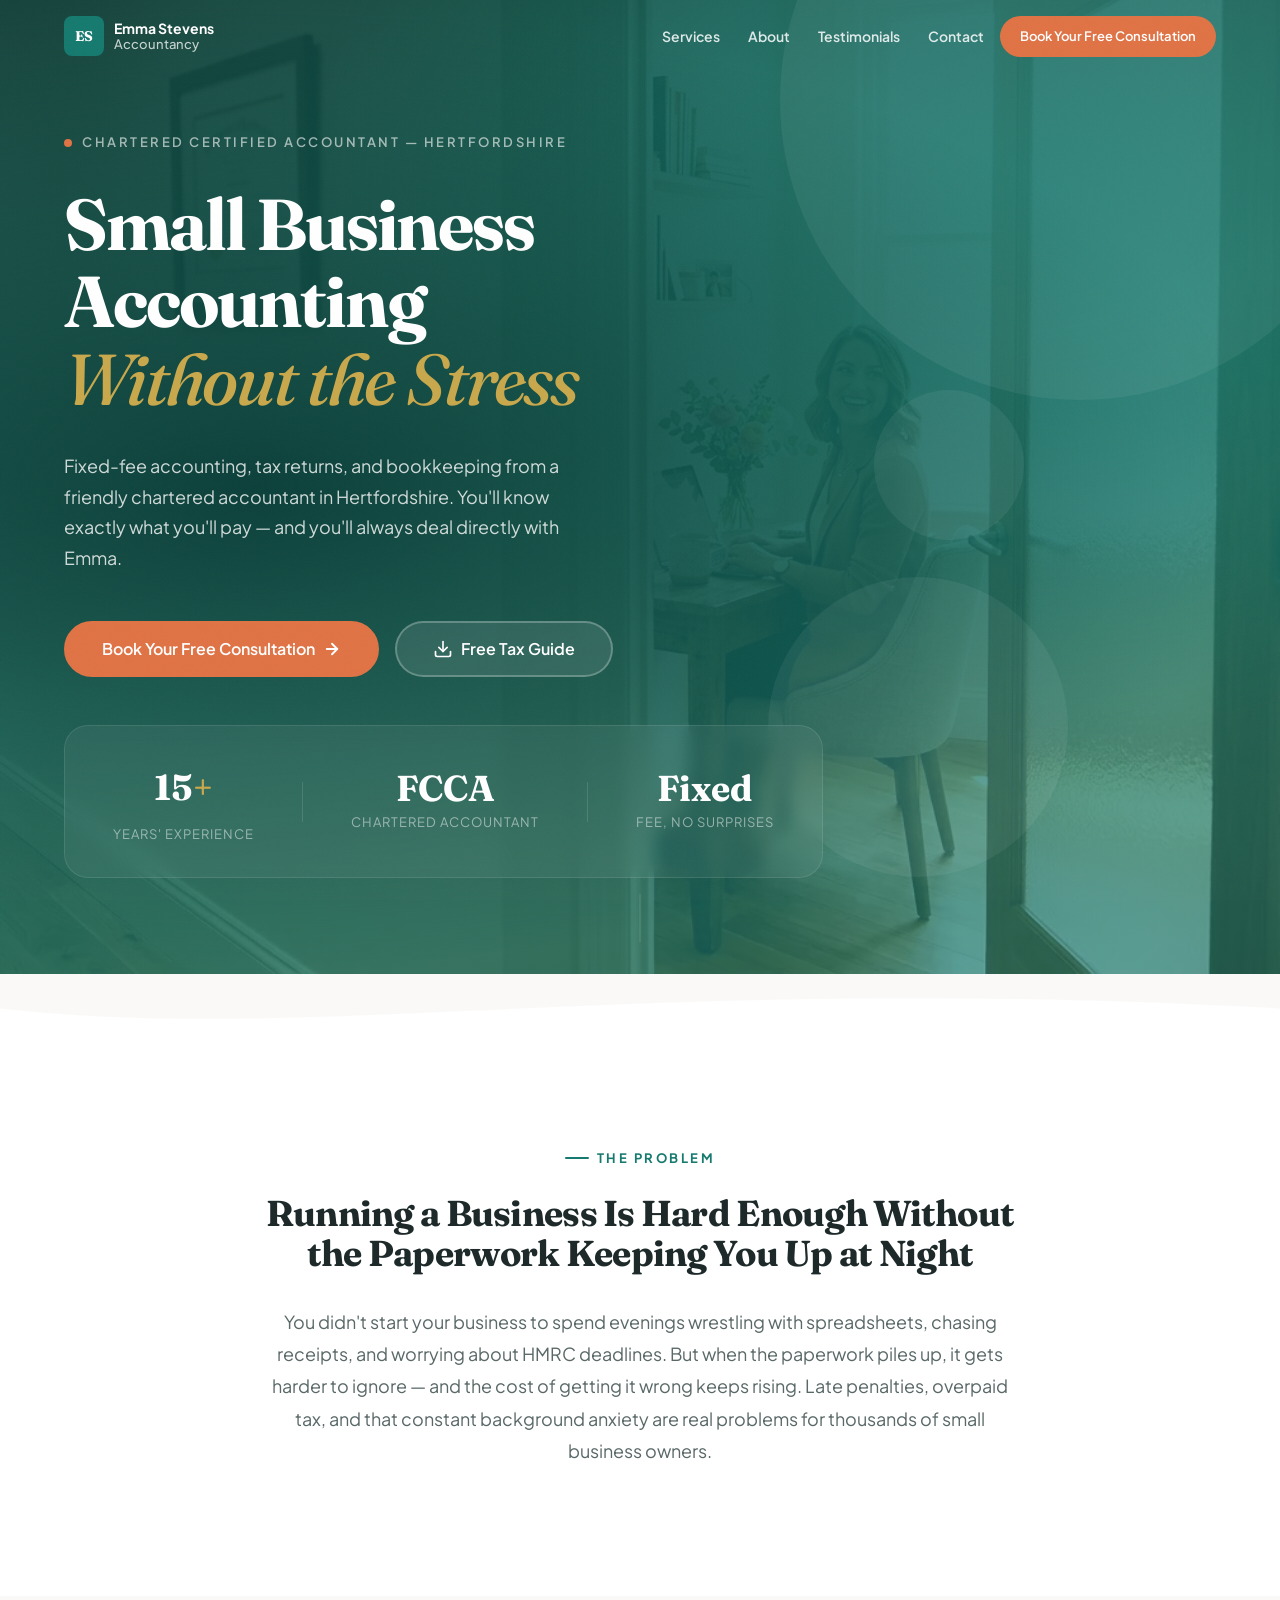
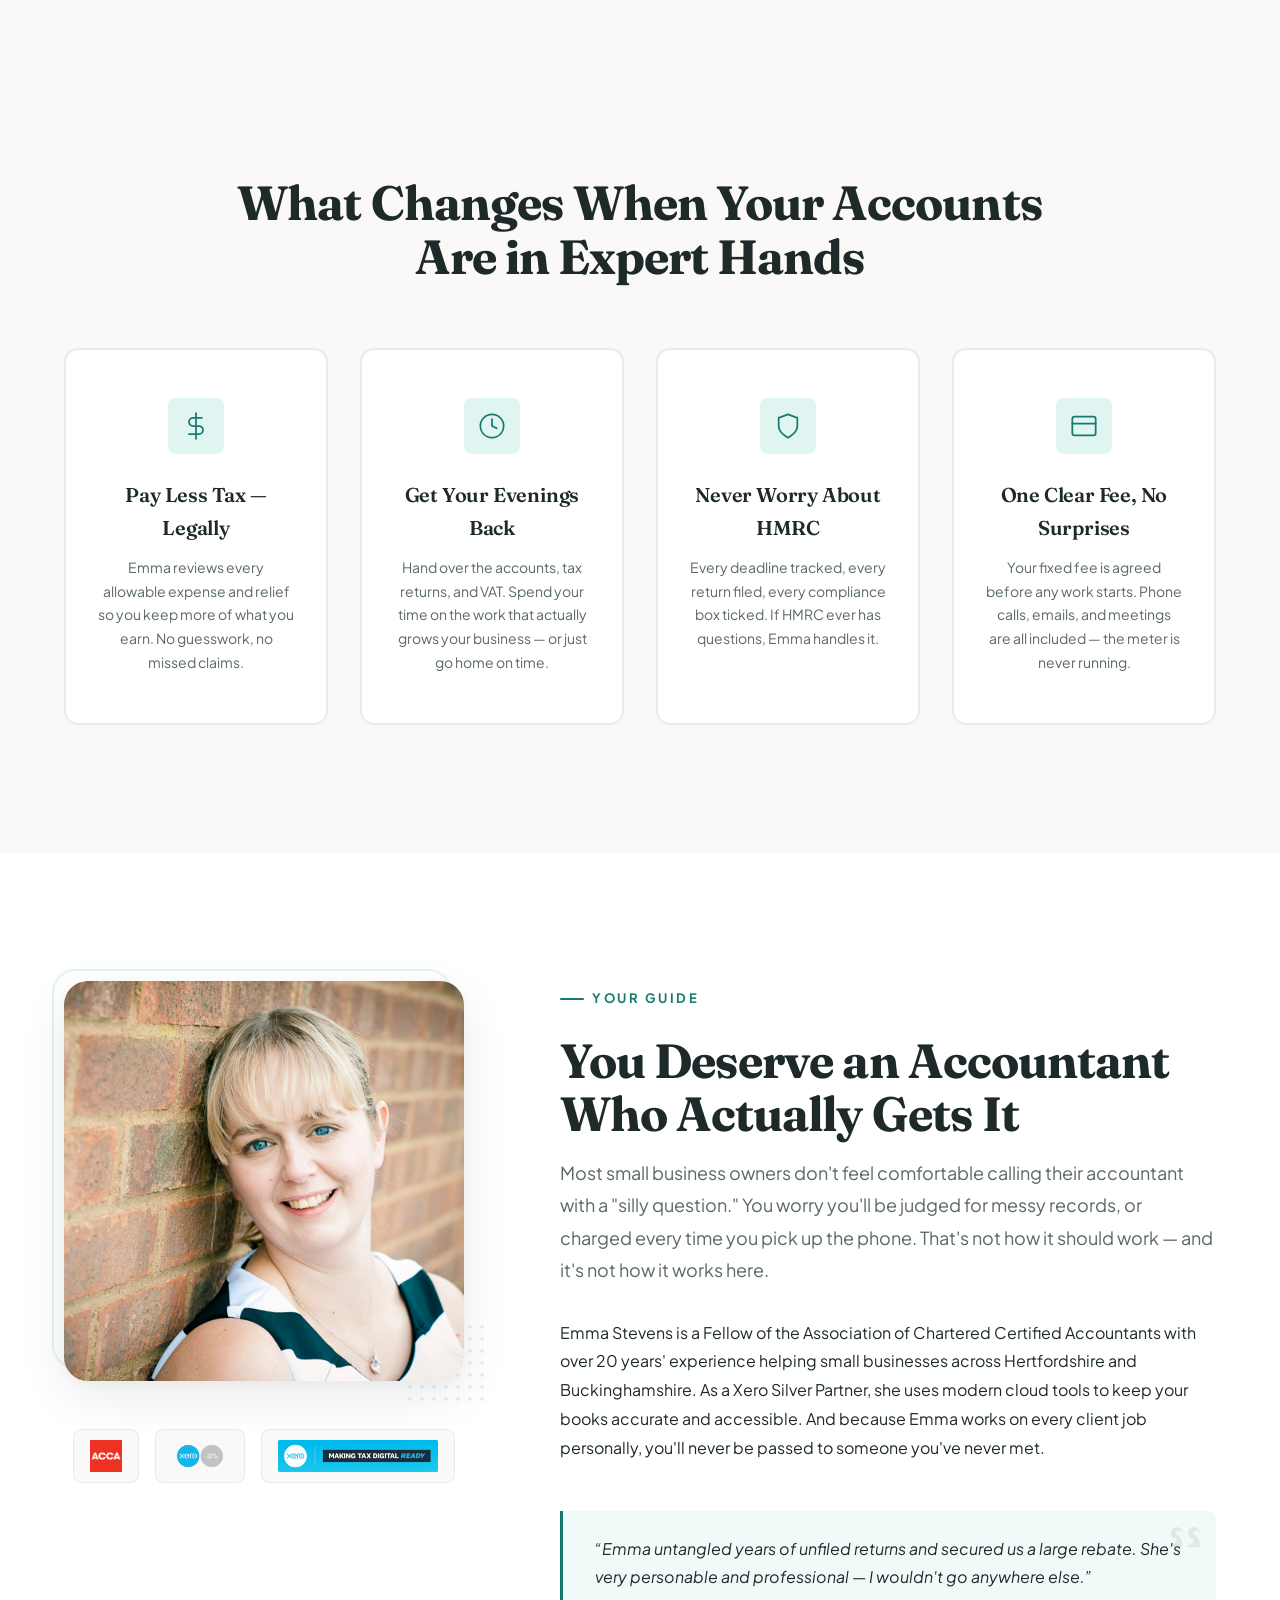
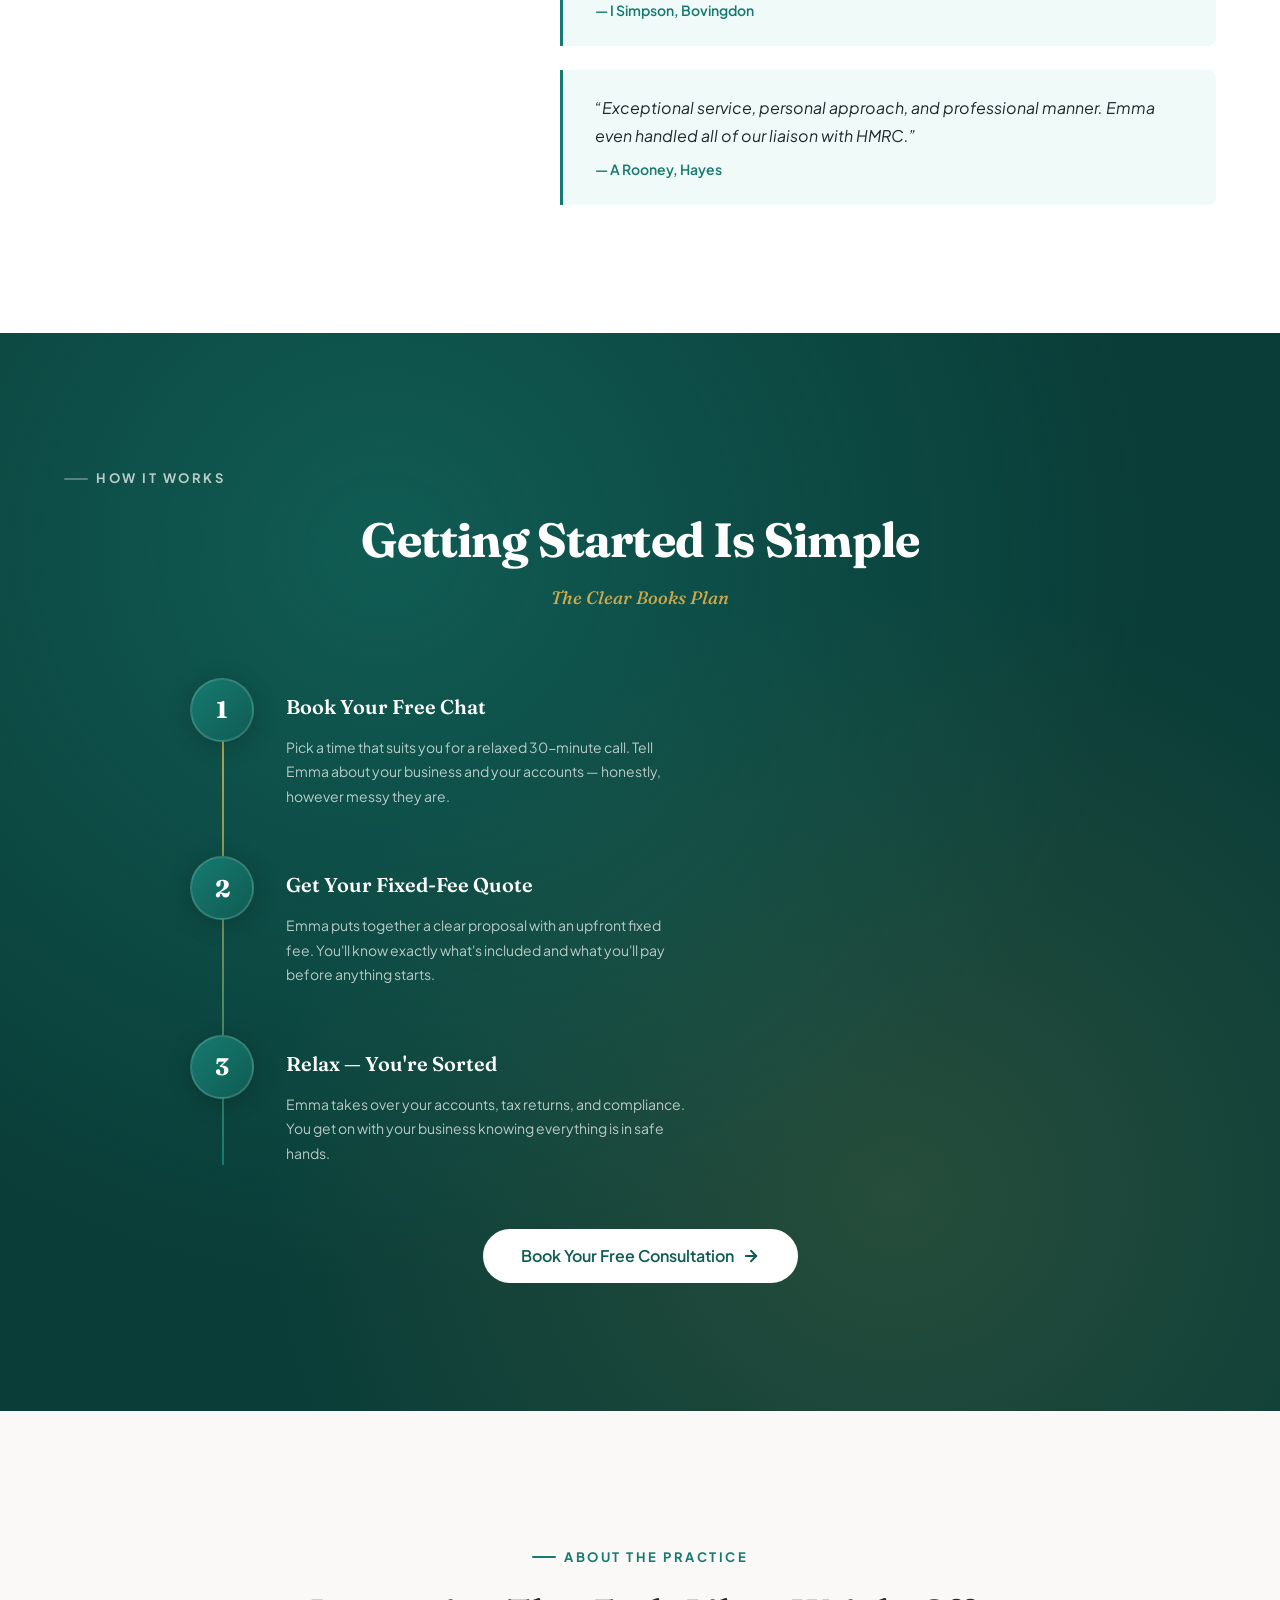
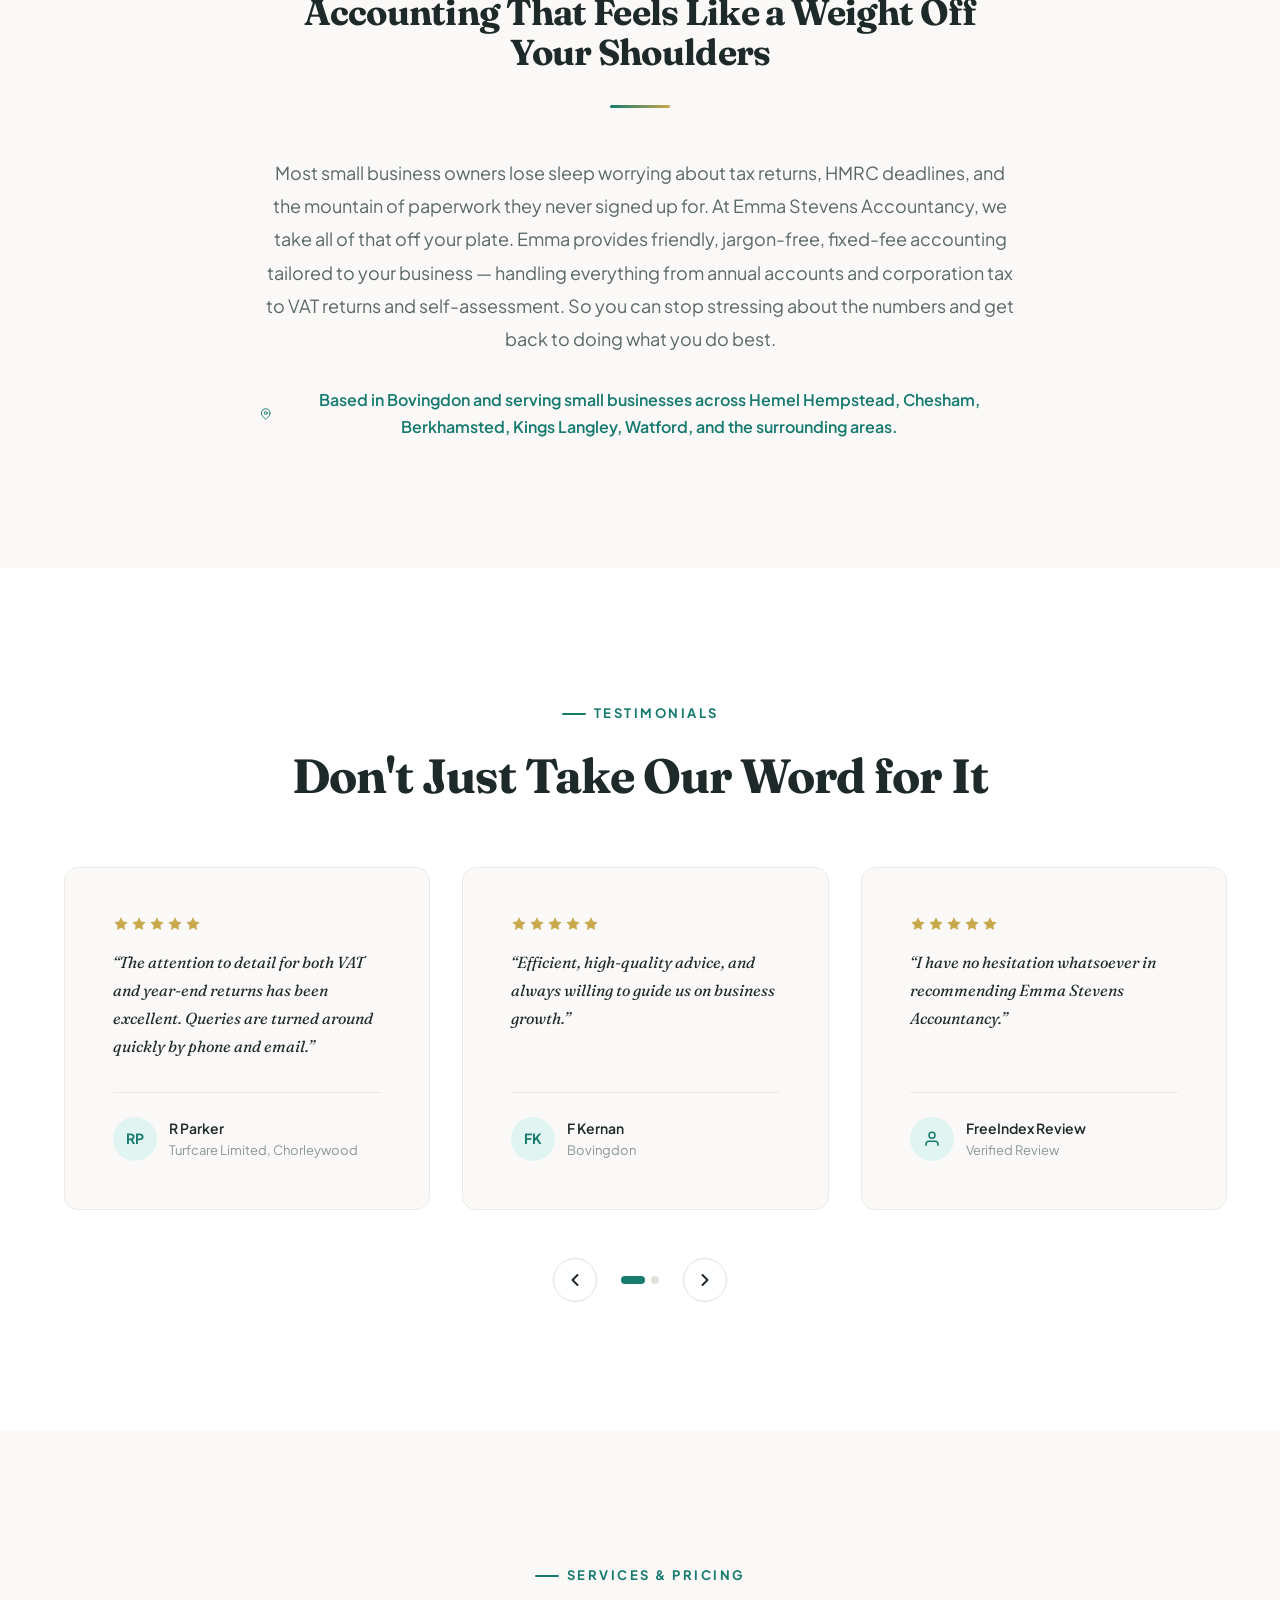
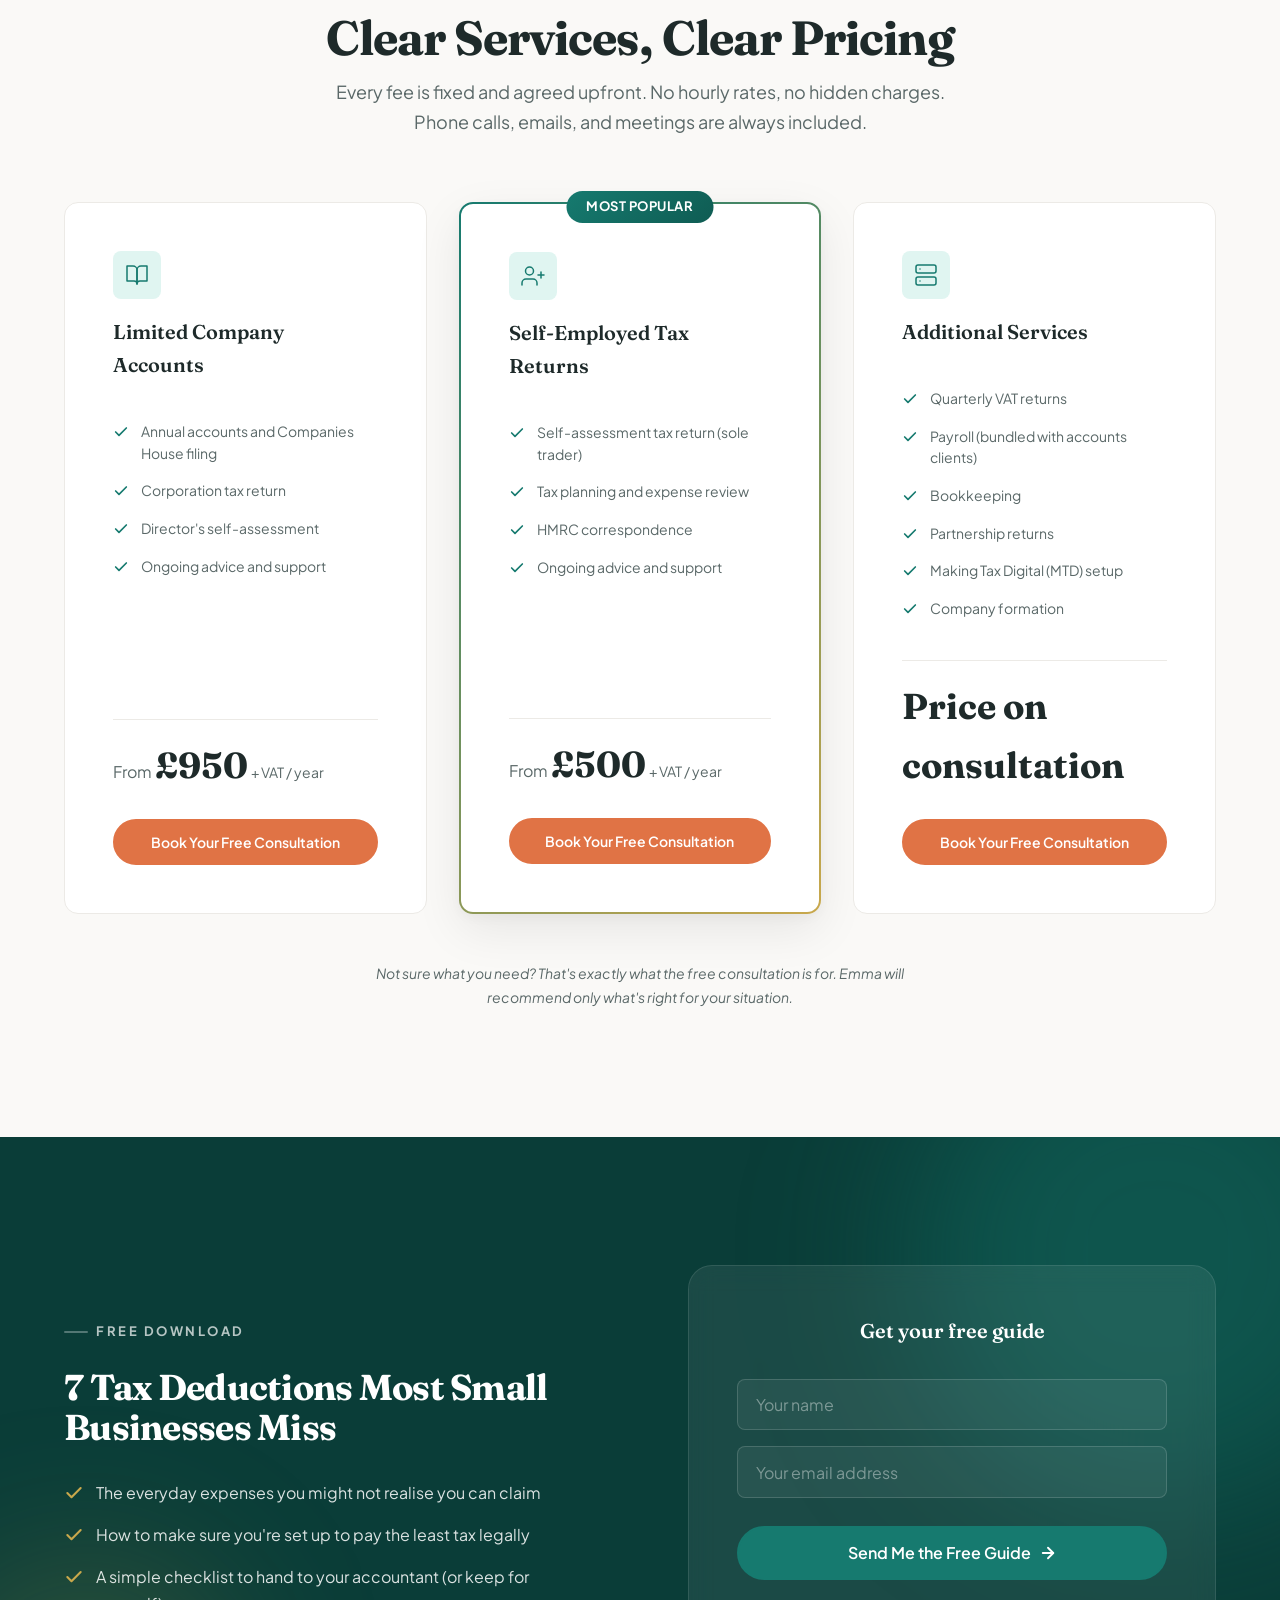
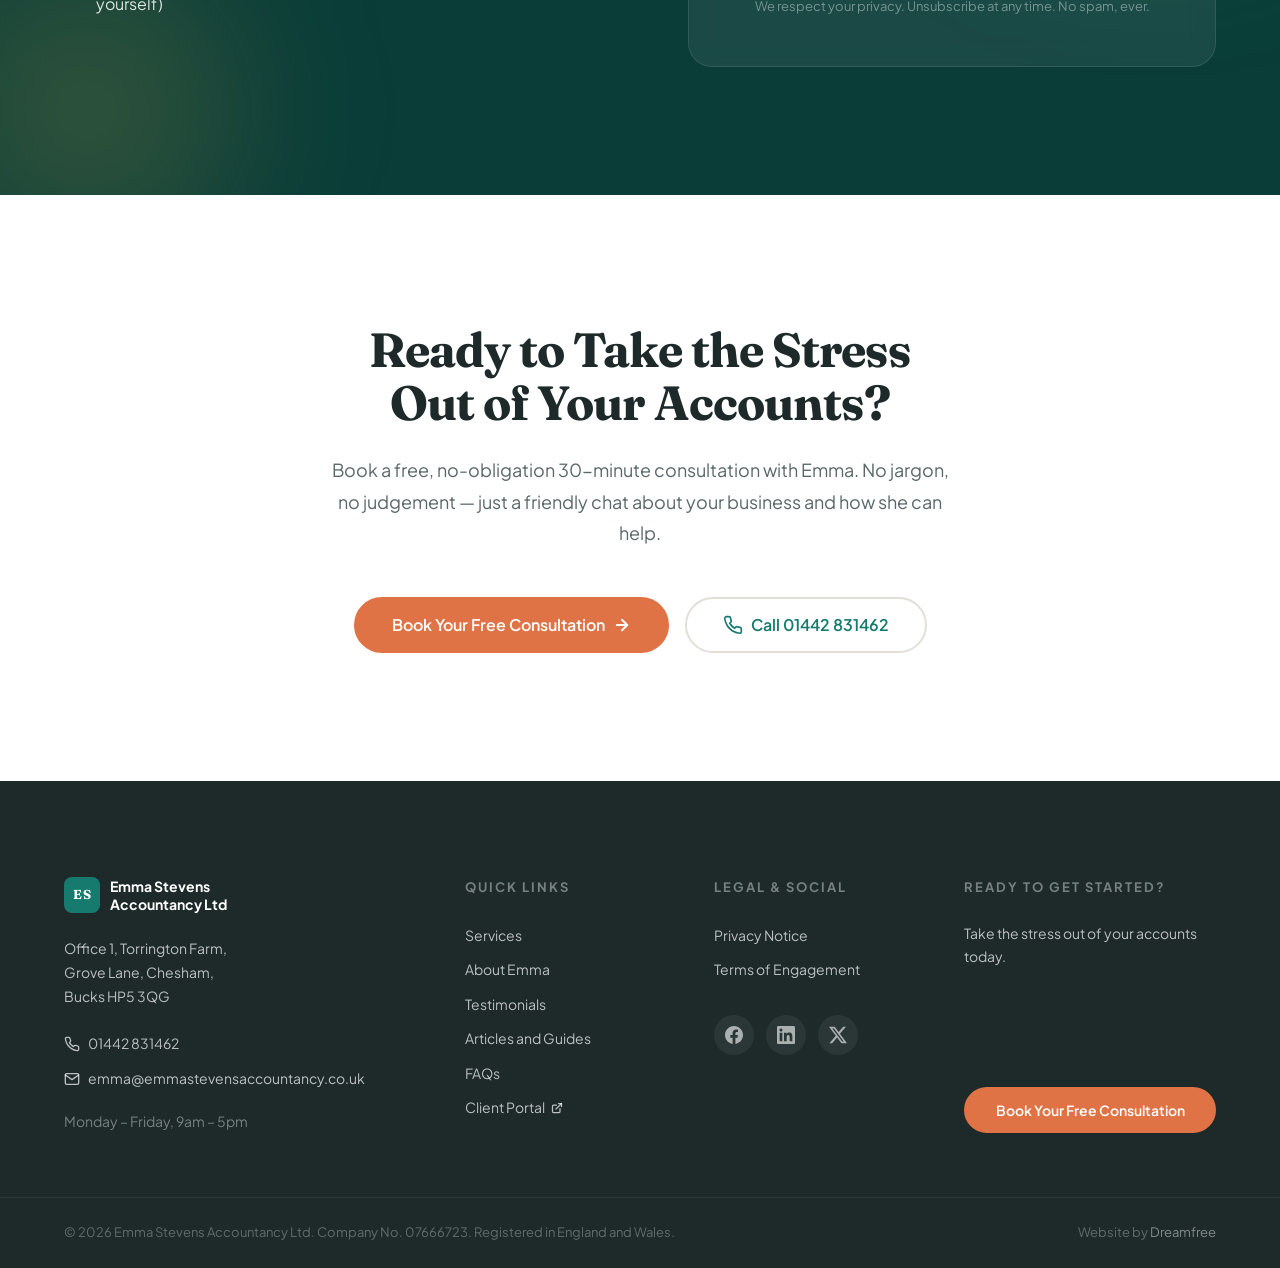
<file: index.html>
<!DOCTYPE html>
<html lang="en">
<head>
    <meta charset="UTF-8">
    <meta name="viewport" content="width=device-width, initial-scale=1.0">
    <title>Emma Stevens Accountancy | Small Business Accounting Without the Stress</title>
    <meta name="description" content="Friendly, fixed-fee accounting for small businesses in Hertfordshire. Tax returns, bookkeeping, and accounts handled by a chartered accountant you can actually talk to.">
    <link rel="preconnect" href="https://fonts.googleapis.com">
    <link rel="preconnect" href="https://fonts.gstatic.com" crossorigin>
    <link href="https://fonts.googleapis.com/css2?family=Fraunces:opsz,wght@9..144,400;9..144,500;9..144,600;9..144,700;9..144,800&family=Plus+Jakarta+Sans:wght@300;400;500;600;700;800&display=swap" rel="stylesheet">
    <link rel="stylesheet" href="styles.css">
</head>
<body>

    <!-- Page Loader -->
    <div class="loader" id="loader" aria-hidden="true">
        <div class="loader__inner">
            <div class="loader__logo">ES</div>
            <div class="loader__bar"><div class="loader__fill"></div></div>
        </div>
    </div>

    <!-- Grain overlay for texture -->
    <div class="grain" aria-hidden="true"></div>

    <!-- ========== NAVIGATION ========== -->
    <header class="nav" id="nav">
        <div class="nav__inner">
            <a href="/" class="nav__logo" aria-label="Emma Stevens Accountancy - Home">
                <span class="nav__logo-icon">ES</span>
                <span class="nav__logo-text">Emma Stevens<span class="nav__logo-sub">Accountancy</span></span>
            </a>
            <button class="nav__toggle" id="navToggle" aria-label="Open menu" aria-expanded="false">
                <span></span><span></span><span></span>
            </button>
            <nav class="nav__menu" id="navMenu" role="navigation" aria-label="Main navigation">
                <a href="#services" class="nav__link">Services</a>
                <a href="#guide" class="nav__link">About</a>
                <a href="#testimonials" class="nav__link">Testimonials</a>
                <a href="sample.html" class="nav__link">Contact</a>
                <a href="#book" class="nav__cta">Book Your Free Consultation</a>
                <div class="nav__mobile-contact">
                    <a href="tel:01442831462" class="nav__phone">
                        <svg width="18" height="18" viewBox="0 0 24 24" fill="none" stroke="currentColor" stroke-width="2" stroke-linecap="round" stroke-linejoin="round" aria-hidden="true"><path d="M22 16.92v3a2 2 0 0 1-2.18 2 19.79 19.79 0 0 1-8.63-3.07 19.5 19.5 0 0 1-6-6 19.79 19.79 0 0 1-3.07-8.67A2 2 0 0 1 4.11 2h3a2 2 0 0 1 2 1.72 12.84 12.84 0 0 0 .7 2.81 2 2 0 0 1-.45 2.11L8.09 9.91a16 16 0 0 0 6 6l1.27-1.27a2 2 0 0 1 2.11-.45 12.84 12.84 0 0 0 2.81.7A2 2 0 0 1 22 16.92z"/></svg>
                        01442 831462
                    </a>
                    <a href="mailto:emma@emmastevensaccountancy.co.uk" class="nav__email">
                        <svg width="18" height="18" viewBox="0 0 24 24" fill="none" stroke="currentColor" stroke-width="2" stroke-linecap="round" stroke-linejoin="round" aria-hidden="true"><path d="M4 4h16c1.1 0 2 .9 2 2v12c0 1.1-.9 2-2 2H4c-1.1 0-2-.9-2-2V6c0-1.1.9-2 2-2z"/><polyline points="22,6 12,13 2,6"/></svg>
                        emma@emmastevensaccountancy.co.uk
                    </a>
                </div>
            </nav>
        </div>
    </header>

    <!-- ========== SECTION 1: HERO ========== -->
    <section class="hero" id="hero">
        <div class="hero__bg">
            <img src="images/hero.webp" alt="" role="presentation" class="hero__bg-img">
            <div class="hero__overlay"></div>
        </div>
        <!-- Floating decorative shapes -->
        <div class="hero__shapes" aria-hidden="true">
            <div class="hero__shape hero__shape--1"></div>
            <div class="hero__shape hero__shape--2"></div>
            <div class="hero__shape hero__shape--3"></div>
        </div>
        <div class="hero__content container">
            <div class="hero__text">
                <div class="hero__label reveal-hero" data-delay="0">
                    <span class="hero__label-dot"></span>
                    Chartered Certified Accountant &mdash; Hertfordshire
                </div>
                <h1 class="hero__title">
                    <span class="reveal-hero" data-delay="1">Small Business</span>
                    <span class="reveal-hero" data-delay="2">Accounting</span>
                    <em class="reveal-hero" data-delay="3">Without the Stress</em>
                </h1>
                <p class="hero__subtitle reveal-hero" data-delay="4">Fixed-fee accounting, tax returns, and bookkeeping from a friendly chartered accountant in Hertfordshire. You'll know exactly what you'll pay &mdash; and you'll always deal directly with Emma.</p>
                <div class="hero__actions reveal-hero" data-delay="5">
                    <a href="#book" class="btn btn--primary btn--lg btn--glow">
                        Book Your Free Consultation
                        <svg width="18" height="18" viewBox="0 0 24 24" fill="none" stroke="currentColor" stroke-width="2.5" stroke-linecap="round" stroke-linejoin="round" aria-hidden="true"><line x1="5" y1="12" x2="19" y2="12"/><polyline points="12 5 19 12 12 19"/></svg>
                    </a>
                    <a href="tel:01442831462" class="btn btn--ghost btn--lg hero__call-btn">
                        <svg width="20" height="20" viewBox="0 0 24 24" fill="none" stroke="currentColor" stroke-width="2" stroke-linecap="round" stroke-linejoin="round" aria-hidden="true"><path d="M22 16.92v3a2 2 0 0 1-2.18 2 19.79 19.79 0 0 1-8.63-3.07 19.5 19.5 0 0 1-6-6 19.79 19.79 0 0 1-3.07-8.67A2 2 0 0 1 4.11 2h3a2 2 0 0 1 2 1.72 12.84 12.84 0 0 0 .7 2.81 2 2 0 0 1-.45 2.11L8.09 9.91a16 16 0 0 0 6 6l1.27-1.27a2 2 0 0 1 2.11-.45 12.84 12.84 0 0 0 2.81.7A2 2 0 0 1 22 16.92z"/></svg>
                        Call 01442 831462
                    </a>
                    <a href="#lead-magnet" class="btn btn--ghost btn--lg hero__guide-btn">
                        <svg width="20" height="20" viewBox="0 0 24 24" fill="none" stroke="currentColor" stroke-width="2" stroke-linecap="round" stroke-linejoin="round" aria-hidden="true"><path d="M21 15v4a2 2 0 0 1-2 2H5a2 2 0 0 1-2-2v-4"/><polyline points="7 10 12 15 17 10"/><line x1="12" y1="15" x2="12" y2="3"/></svg>
                        Free Tax Guide
                    </a>
                </div>
            </div>
            <div class="hero__stats reveal-hero" data-delay="6">
                <div class="hero__stat">
                    <span class="hero__stat-number" data-count="20">0</span><span class="hero__stat-suffix">+</span>
                    <span class="hero__stat-label">Years' Experience</span>
                </div>
                <div class="hero__stat-divider"></div>
                <div class="hero__stat">
                    <span class="hero__stat-word">FCCA</span>
                    <span class="hero__stat-label">Chartered Accountant</span>
                </div>
                <div class="hero__stat-divider"></div>
                <div class="hero__stat">
                    <span class="hero__stat-word">Fixed</span>
                    <span class="hero__stat-label">Fee, No Surprises</span>
                </div>
            </div>
        </div>
        <div class="hero__scroll" aria-hidden="true">
            <div class="hero__scroll-line"></div>
        </div>
    </section>

    <!-- Wave divider -->
    <div class="wave wave--1" aria-hidden="true">
        <svg viewBox="0 0 1440 80" preserveAspectRatio="none"><path d="M0,40 C360,80 720,0 1440,40 L1440,80 L0,80 Z" fill="currentColor"/></svg>
    </div>

    <!-- ========== SECTION 2: STAKES ========== -->
    <section class="stakes" id="stakes">
        <div class="container">
            <div class="stakes__inner reveal">
                <span class="section-tag">The Problem</span>
                <h2 class="stakes__title">Running a Business Is Hard Enough Without the Paperwork Keeping You Up at Night</h2>
                <p class="stakes__text">You didn't start your business to spend evenings wrestling with spreadsheets, chasing receipts, and worrying about HMRC deadlines. But when the paperwork piles up, it gets harder to ignore &mdash; and the cost of getting it wrong keeps rising. Late penalties, overpaid tax, and that constant background anxiety are real problems for thousands of small business owners.</p>
            </div>
        </div>
    </section>

    <!-- ========== SECTION 3: VALUE PROPOSITION ========== -->
    <section class="benefits" id="benefits">
        <div class="container">
            <span class="section-tag reveal">The Difference</span>
            <h2 class="section-title reveal">What Changes When Your Accounts<br>Are in Expert Hands</h2>
            <div class="benefits__grid">
                <div class="benefits__card reveal">
                    <div class="benefits__card-glow" aria-hidden="true"></div>
                    <div class="benefits__card-inner">
                        <div class="benefits__card-icon">
                            <svg width="28" height="28" viewBox="0 0 24 24" fill="none" stroke="currentColor" stroke-width="1.5" stroke-linecap="round" stroke-linejoin="round"><line x1="12" y1="1" x2="12" y2="23"/><path d="M17 5H9.5a3.5 3.5 0 0 0 0 7h5a3.5 3.5 0 0 1 0 7H6"/></svg>
                        </div>
                        <h3 class="benefits__card-title">Pay Less Tax &mdash; Legally</h3>
                        <p class="benefits__card-text">Emma reviews every allowable expense and relief so you keep more of what you earn. No guesswork, no missed claims.</p>
                    </div>
                </div>
                <div class="benefits__card reveal">
                    <div class="benefits__card-glow" aria-hidden="true"></div>
                    <div class="benefits__card-inner">
                        <div class="benefits__card-icon">
                            <svg width="28" height="28" viewBox="0 0 24 24" fill="none" stroke="currentColor" stroke-width="1.5" stroke-linecap="round" stroke-linejoin="round"><circle cx="12" cy="12" r="10"/><polyline points="12 6 12 12 16 14"/></svg>
                        </div>
                        <h3 class="benefits__card-title">Get Your Evenings Back</h3>
                        <p class="benefits__card-text">Hand over the accounts, tax returns, and VAT. Spend your time on the work that actually grows your business &mdash; or just go home on time.</p>
                    </div>
                </div>
                <div class="benefits__card reveal">
                    <div class="benefits__card-glow" aria-hidden="true"></div>
                    <div class="benefits__card-inner">
                        <div class="benefits__card-icon">
                            <svg width="28" height="28" viewBox="0 0 24 24" fill="none" stroke="currentColor" stroke-width="1.5" stroke-linecap="round" stroke-linejoin="round"><path d="M12 22s8-4 8-10V5l-8-3-8 3v7c0 6 8 10 8 10z"/></svg>
                        </div>
                        <h3 class="benefits__card-title">Never Worry About HMRC</h3>
                        <p class="benefits__card-text">Every deadline tracked, every return filed, every compliance box ticked. If HMRC ever has questions, Emma handles it.</p>
                    </div>
                </div>
                <div class="benefits__card reveal">
                    <div class="benefits__card-glow" aria-hidden="true"></div>
                    <div class="benefits__card-inner">
                        <div class="benefits__card-icon">
                            <svg width="28" height="28" viewBox="0 0 24 24" fill="none" stroke="currentColor" stroke-width="1.5" stroke-linecap="round" stroke-linejoin="round"><rect x="2" y="4" width="20" height="16" rx="2"/><path d="M2 10h20"/></svg>
                        </div>
                        <h3 class="benefits__card-title">One Clear Fee, No Surprises</h3>
                        <p class="benefits__card-text">Your fixed fee is agreed before any work starts. Phone calls, emails, and meetings are all included &mdash; the meter is never running.</p>
                    </div>
                </div>
            </div>
        </div>
    </section>

    <!-- ========== SECTION 4: GUIDE ========== -->
    <section class="guide" id="guide">
        <div class="container">
            <div class="guide__layout">
                <div class="guide__image-col reveal">
                    <div class="guide__image-frame">
                        <div class="guide__image-accent" aria-hidden="true"></div>
                        <div class="guide__image-wrapper">
                            <img src="images/emma-headshot-square-homepage.jpg" alt="Emma Stevens, Fellow of the Association of Chartered Certified Accountants" class="guide__photo" width="400" height="400" loading="lazy">
                        </div>
                        <div class="guide__image-dots" aria-hidden="true"></div>
                    </div>
                    <div class="guide__badges">
                        <div class="guide__badge-item">
                            <img src="images/acca-logo.jpg" alt="ACCA - Association of Chartered Certified Accountants" class="guide__badge" loading="lazy">
                        </div>
                        <div class="guide__badge-item">
                            <img src="images/xero-silver-partner-badge.png" alt="Xero Silver Partner" class="guide__badge" loading="lazy">
                        </div>
                        <div class="guide__badge-item">
                            <img src="images/xero-mtd-ready-badge.png" alt="Xero Making Tax Digital Ready" class="guide__badge" loading="lazy">
                        </div>
                    </div>
                </div>
                <div class="guide__text-col">
                    <span class="section-tag reveal">Your Guide</span>
                    <h2 class="section-title section-title--left reveal">You Deserve an Accountant Who Actually Gets It</h2>
                    <p class="guide__empathy reveal">Most small business owners don't feel comfortable calling their accountant with a "silly question." You worry you'll be judged for messy records, or charged every time you pick up the phone. That's not how it should work &mdash; and it's not how it works here.</p>
                    <p class="guide__authority reveal">Emma Stevens is a Fellow of the Association of Chartered Certified Accountants with over 20 years' experience helping small businesses across Hertfordshire and Buckinghamshire. As a Xero Silver Partner, she uses modern cloud tools to keep your books accurate and accessible. And because Emma works on every client job personally, you'll never be passed to someone you've never met.</p>
                    <div class="guide__quotes reveal">
                        <blockquote class="guide__quote">
                            <svg class="guide__quote-icon" width="32" height="32" viewBox="0 0 24 24" fill="currentColor" aria-hidden="true"><path d="M11 7.5a4.5 4.5 0 0 0-9 0c0 2.485 2.015 4.5 4.5 4.5A4.49 4.49 0 0 1 2 16.5V18h9v-1.5c0-3.59-2.11-6.69-5.14-8.13A2.488 2.488 0 0 1 8.5 6 2.5 2.5 0 0 1 11 8.5V7.5zm13 0a4.5 4.5 0 0 0-9 0c0 2.485 2.015 4.5 4.5 4.5A4.49 4.49 0 0 1 15 16.5V18h9v-1.5c0-3.59-2.11-6.69-5.14-8.13A2.488 2.488 0 0 1 21.5 6 2.5 2.5 0 0 1 24 8.5V7.5z" opacity="0.08"/></svg>
                            <p>&ldquo;Emma untangled years of unfiled returns and secured us a large rebate. She's very personable and professional &mdash; I wouldn't go anywhere else.&rdquo;</p>
                            <footer>&mdash; I Simpson, Bovingdon</footer>
                        </blockquote>
                        <blockquote class="guide__quote">
                            <p>&ldquo;Exceptional service, personal approach, and professional manner. Emma even handled all of our liaison with HMRC.&rdquo;</p>
                            <footer>&mdash; A Rooney, Hayes</footer>
                        </blockquote>
                    </div>
                </div>
            </div>
        </div>
    </section>

    <!-- ========== SECTION 5: 3-STEP PLAN ========== -->
    <section class="plan" id="plan">
        <div class="plan__bg" aria-hidden="true"></div>
        <div class="container">
            <span class="section-tag section-tag--light reveal">How It Works</span>
            <h2 class="section-title reveal">Getting Started Is Simple</h2>
            <p class="section-subtitle reveal">The Clear Books Plan</p>
            <div class="plan__track">
                <div class="plan__line" aria-hidden="true">
                    <div class="plan__line-fill" id="planLine"></div>
                </div>
                <div class="plan__steps">
                    <div class="plan__step reveal">
                        <div class="plan__step-marker">
                            <div class="plan__step-number">1</div>
                        </div>
                        <div class="plan__step-content">
                            <h3 class="plan__step-title">Book Your Free Chat</h3>
                            <p class="plan__step-text">Pick a time that suits you for a relaxed 30-minute call. Tell Emma about your business and your accounts &mdash; honestly, however messy they are.</p>
                        </div>
                    </div>
                    <div class="plan__step reveal">
                        <div class="plan__step-marker">
                            <div class="plan__step-number">2</div>
                        </div>
                        <div class="plan__step-content">
                            <h3 class="plan__step-title">Get Your Fixed-Fee Quote</h3>
                            <p class="plan__step-text">Emma puts together a clear proposal with an upfront fixed fee. You'll know exactly what's included and what you'll pay before anything starts.</p>
                        </div>
                    </div>
                    <div class="plan__step reveal">
                        <div class="plan__step-marker">
                            <div class="plan__step-number">3</div>
                        </div>
                        <div class="plan__step-content">
                            <h3 class="plan__step-title">Relax &mdash; You're Sorted</h3>
                            <p class="plan__step-text">Emma takes over your accounts, tax returns, and compliance. You get on with your business knowing everything is in safe hands.</p>
                        </div>
                    </div>
                </div>
            </div>
            <div class="plan__cta reveal">
                <a href="#book" class="btn btn--white btn--lg">
                    Book Your Free Consultation
                    <svg width="18" height="18" viewBox="0 0 24 24" fill="none" stroke="currentColor" stroke-width="2.5" stroke-linecap="round" stroke-linejoin="round" aria-hidden="true"><line x1="5" y1="12" x2="19" y2="12"/><polyline points="12 5 19 12 12 19"/></svg>
                </a>
            </div>
        </div>
    </section>

    <!-- ========== SECTION 6: EXPLANATORY PARAGRAPH ========== -->
    <section class="explainer" id="explainer">
        <div class="container">
            <div class="explainer__inner reveal">
                <span class="section-tag">About the Practice</span>
                <h2 class="explainer__title">Accounting That Feels Like a Weight Off Your Shoulders</h2>
                <div class="explainer__divider" aria-hidden="true"></div>
                <p class="explainer__text">Most small business owners lose sleep worrying about tax returns, HMRC deadlines, and the mountain of paperwork they never signed up for. At Emma Stevens Accountancy, we take all of that off your plate. Emma provides friendly, jargon-free, fixed-fee accounting tailored to your business &mdash; handling everything from annual accounts and corporation tax to VAT returns and self-assessment. So you can stop stressing about the numbers and get back to doing what you do best.</p>
                <p class="explainer__location">
                    <svg width="18" height="18" viewBox="0 0 24 24" fill="none" stroke="currentColor" stroke-width="2" stroke-linecap="round" stroke-linejoin="round" aria-hidden="true"><path d="M21 10c0 7-9 13-9 13s-9-6-9-13a9 9 0 0 1 18 0z"/><circle cx="12" cy="10" r="3"/></svg>
                    Based in Bovingdon and serving small businesses across Hemel Hempstead, Chesham, Berkhamsted, Kings Langley, Watford, and the surrounding areas.
                </p>
            </div>
        </div>
    </section>

    <!-- ========== SECTION 7: TESTIMONIALS ========== -->
    <section class="testimonials" id="testimonials">
        <div class="container">
            <span class="section-tag reveal">Testimonials</span>
            <h2 class="section-title reveal">Don't Just Take Our Word for It</h2>
            <div class="testimonials__carousel" id="testimonialCarousel">
                <div class="testimonials__track" id="testimonialTrack">
                    <div class="testimonials__card">
                        <div class="testimonials__stars" aria-label="5 out of 5 stars">
                            <svg width="16" height="16" viewBox="0 0 24 24" fill="currentColor" aria-hidden="true"><polygon points="12 2 15.09 8.26 22 9.27 17 14.14 18.18 21.02 12 17.77 5.82 21.02 7 14.14 2 9.27 8.91 8.26 12 2"/></svg>
                            <svg width="16" height="16" viewBox="0 0 24 24" fill="currentColor" aria-hidden="true"><polygon points="12 2 15.09 8.26 22 9.27 17 14.14 18.18 21.02 12 17.77 5.82 21.02 7 14.14 2 9.27 8.91 8.26 12 2"/></svg>
                            <svg width="16" height="16" viewBox="0 0 24 24" fill="currentColor" aria-hidden="true"><polygon points="12 2 15.09 8.26 22 9.27 17 14.14 18.18 21.02 12 17.77 5.82 21.02 7 14.14 2 9.27 8.91 8.26 12 2"/></svg>
                            <svg width="16" height="16" viewBox="0 0 24 24" fill="currentColor" aria-hidden="true"><polygon points="12 2 15.09 8.26 22 9.27 17 14.14 18.18 21.02 12 17.77 5.82 21.02 7 14.14 2 9.27 8.91 8.26 12 2"/></svg>
                            <svg width="16" height="16" viewBox="0 0 24 24" fill="currentColor" aria-hidden="true"><polygon points="12 2 15.09 8.26 22 9.27 17 14.14 18.18 21.02 12 17.77 5.82 21.02 7 14.14 2 9.27 8.91 8.26 12 2"/></svg>
                        </div>
                        <blockquote class="testimonials__quote">&ldquo;The attention to detail for both VAT and year-end returns has been excellent. Queries are turned around quickly by phone and email.&rdquo;</blockquote>
                        <div class="testimonials__author">
                            <div class="testimonials__avatar">RP</div>
                            <div><div class="testimonials__name">R Parker</div><div class="testimonials__company">Turfcare Limited, Chorleywood</div></div>
                        </div>
                    </div>
                    <div class="testimonials__card">
                        <div class="testimonials__stars" aria-label="5 out of 5 stars">
                            <svg width="16" height="16" viewBox="0 0 24 24" fill="currentColor" aria-hidden="true"><polygon points="12 2 15.09 8.26 22 9.27 17 14.14 18.18 21.02 12 17.77 5.82 21.02 7 14.14 2 9.27 8.91 8.26 12 2"/></svg>
                            <svg width="16" height="16" viewBox="0 0 24 24" fill="currentColor" aria-hidden="true"><polygon points="12 2 15.09 8.26 22 9.27 17 14.14 18.18 21.02 12 17.77 5.82 21.02 7 14.14 2 9.27 8.91 8.26 12 2"/></svg>
                            <svg width="16" height="16" viewBox="0 0 24 24" fill="currentColor" aria-hidden="true"><polygon points="12 2 15.09 8.26 22 9.27 17 14.14 18.18 21.02 12 17.77 5.82 21.02 7 14.14 2 9.27 8.91 8.26 12 2"/></svg>
                            <svg width="16" height="16" viewBox="0 0 24 24" fill="currentColor" aria-hidden="true"><polygon points="12 2 15.09 8.26 22 9.27 17 14.14 18.18 21.02 12 17.77 5.82 21.02 7 14.14 2 9.27 8.91 8.26 12 2"/></svg>
                            <svg width="16" height="16" viewBox="0 0 24 24" fill="currentColor" aria-hidden="true"><polygon points="12 2 15.09 8.26 22 9.27 17 14.14 18.18 21.02 12 17.77 5.82 21.02 7 14.14 2 9.27 8.91 8.26 12 2"/></svg>
                        </div>
                        <blockquote class="testimonials__quote">&ldquo;Efficient, high-quality advice, and always willing to guide us on business growth.&rdquo;</blockquote>
                        <div class="testimonials__author">
                            <div class="testimonials__avatar">FK</div>
                            <div><div class="testimonials__name">F Kernan</div><div class="testimonials__company">Bovingdon</div></div>
                        </div>
                    </div>
                    <div class="testimonials__card">
                        <div class="testimonials__stars" aria-label="5 out of 5 stars">
                            <svg width="16" height="16" viewBox="0 0 24 24" fill="currentColor" aria-hidden="true"><polygon points="12 2 15.09 8.26 22 9.27 17 14.14 18.18 21.02 12 17.77 5.82 21.02 7 14.14 2 9.27 8.91 8.26 12 2"/></svg>
                            <svg width="16" height="16" viewBox="0 0 24 24" fill="currentColor" aria-hidden="true"><polygon points="12 2 15.09 8.26 22 9.27 17 14.14 18.18 21.02 12 17.77 5.82 21.02 7 14.14 2 9.27 8.91 8.26 12 2"/></svg>
                            <svg width="16" height="16" viewBox="0 0 24 24" fill="currentColor" aria-hidden="true"><polygon points="12 2 15.09 8.26 22 9.27 17 14.14 18.18 21.02 12 17.77 5.82 21.02 7 14.14 2 9.27 8.91 8.26 12 2"/></svg>
                            <svg width="16" height="16" viewBox="0 0 24 24" fill="currentColor" aria-hidden="true"><polygon points="12 2 15.09 8.26 22 9.27 17 14.14 18.18 21.02 12 17.77 5.82 21.02 7 14.14 2 9.27 8.91 8.26 12 2"/></svg>
                            <svg width="16" height="16" viewBox="0 0 24 24" fill="currentColor" aria-hidden="true"><polygon points="12 2 15.09 8.26 22 9.27 17 14.14 18.18 21.02 12 17.77 5.82 21.02 7 14.14 2 9.27 8.91 8.26 12 2"/></svg>
                        </div>
                        <blockquote class="testimonials__quote">&ldquo;I have no hesitation whatsoever in recommending Emma Stevens Accountancy.&rdquo;</blockquote>
                        <div class="testimonials__author">
                            <div class="testimonials__avatar">
                                <svg width="18" height="18" viewBox="0 0 24 24" fill="none" stroke="currentColor" stroke-width="2"><path d="M20 21v-2a4 4 0 0 0-4-4H8a4 4 0 0 0-4 4v2"/><circle cx="12" cy="7" r="4"/></svg>
                            </div>
                            <div><div class="testimonials__name">FreeIndex Review</div><div class="testimonials__company">Verified Review</div></div>
                        </div>
                    </div>
                    <div class="testimonials__card">
                        <div class="testimonials__stars" aria-label="5 out of 5 stars">
                            <svg width="16" height="16" viewBox="0 0 24 24" fill="currentColor" aria-hidden="true"><polygon points="12 2 15.09 8.26 22 9.27 17 14.14 18.18 21.02 12 17.77 5.82 21.02 7 14.14 2 9.27 8.91 8.26 12 2"/></svg>
                            <svg width="16" height="16" viewBox="0 0 24 24" fill="currentColor" aria-hidden="true"><polygon points="12 2 15.09 8.26 22 9.27 17 14.14 18.18 21.02 12 17.77 5.82 21.02 7 14.14 2 9.27 8.91 8.26 12 2"/></svg>
                            <svg width="16" height="16" viewBox="0 0 24 24" fill="currentColor" aria-hidden="true"><polygon points="12 2 15.09 8.26 22 9.27 17 14.14 18.18 21.02 12 17.77 5.82 21.02 7 14.14 2 9.27 8.91 8.26 12 2"/></svg>
                            <svg width="16" height="16" viewBox="0 0 24 24" fill="currentColor" aria-hidden="true"><polygon points="12 2 15.09 8.26 22 9.27 17 14.14 18.18 21.02 12 17.77 5.82 21.02 7 14.14 2 9.27 8.91 8.26 12 2"/></svg>
                            <svg width="16" height="16" viewBox="0 0 24 24" fill="currentColor" aria-hidden="true"><polygon points="12 2 15.09 8.26 22 9.27 17 14.14 18.18 21.02 12 17.77 5.82 21.02 7 14.14 2 9.27 8.91 8.26 12 2"/></svg>
                        </div>
                        <blockquote class="testimonials__quote">&ldquo;Can highly recommend Emma Stevens Accountancy. She goes above and beyond.&rdquo;</blockquote>
                        <div class="testimonials__author">
                            <div class="testimonials__avatar">DN</div>
                            <div><div class="testimonials__name">Dawn Norman</div><div class="testimonials__company">Client</div></div>
                        </div>
                    </div>
                </div>
            </div>
            <div class="testimonials__nav" aria-label="Testimonial navigation">
                <button class="testimonials__btn testimonials__btn--prev" id="testimonialPrev" aria-label="Previous testimonial">
                    <svg width="20" height="20" viewBox="0 0 24 24" fill="none" stroke="currentColor" stroke-width="2.5" stroke-linecap="round" stroke-linejoin="round"><polyline points="15 18 9 12 15 6"/></svg>
                </button>
                <div class="testimonials__dots" id="testimonialDots"></div>
                <button class="testimonials__btn testimonials__btn--next" id="testimonialNext" aria-label="Next testimonial">
                    <svg width="20" height="20" viewBox="0 0 24 24" fill="none" stroke="currentColor" stroke-width="2.5" stroke-linecap="round" stroke-linejoin="round"><polyline points="9 18 15 12 9 6"/></svg>
                </button>
            </div>
        </div>
    </section>

    <!-- ========== SECTION 8: SERVICES & PRICING ========== -->
    <section class="pricing" id="services">
        <div class="container">
            <span class="section-tag reveal">Services & Pricing</span>
            <h2 class="section-title reveal">Clear Services, Clear Pricing</h2>
            <p class="section-subtitle reveal">Every fee is fixed and agreed upfront. No hourly rates, no hidden charges. Phone calls, emails, and meetings are always included.</p>
            <div class="pricing__grid">
                <div class="pricing__card reveal">
                    <div class="pricing__card-header">
                        <div class="pricing__card-icon">
                            <svg width="24" height="24" viewBox="0 0 24 24" fill="none" stroke="currentColor" stroke-width="1.5" stroke-linecap="round" stroke-linejoin="round"><path d="M2 3h6a4 4 0 0 1 4 4v14a3 3 0 0 0-3-3H2z"/><path d="M22 3h-6a4 4 0 0 0-4 4v14a3 3 0 0 1 3-3h7z"/></svg>
                        </div>
                        <h3 class="pricing__card-title">Limited Company Accounts</h3>
                    </div>
                    <ul class="pricing__features">
                        <li>Annual accounts and Companies House filing</li>
                        <li>Corporation tax return</li>
                        <li>Director's self-assessment</li>
                        <li>Ongoing advice and support</li>
                    </ul>
                    <div class="pricing__price">From <strong>&pound;950</strong> <span>+ VAT / year</span></div>
                    <a href="#book" class="btn btn--primary btn--full">Book Your Free Consultation</a>
                </div>
                <div class="pricing__card pricing__card--featured reveal">
                    <div class="pricing__card-badge">Most Popular</div>
                    <div class="pricing__card-header">
                        <div class="pricing__card-icon">
                            <svg width="24" height="24" viewBox="0 0 24 24" fill="none" stroke="currentColor" stroke-width="1.5" stroke-linecap="round" stroke-linejoin="round"><path d="M16 21v-2a4 4 0 0 0-4-4H5a4 4 0 0 0-4 4v2"/><circle cx="8.5" cy="7" r="4"/><path d="M20 8v6"/><path d="M23 11h-6"/></svg>
                        </div>
                        <h3 class="pricing__card-title">Self-Employed Tax Returns</h3>
                    </div>
                    <ul class="pricing__features">
                        <li>Self-assessment tax return (sole trader)</li>
                        <li>Tax planning and expense review</li>
                        <li>HMRC correspondence</li>
                        <li>Ongoing advice and support</li>
                    </ul>
                    <div class="pricing__price">From <strong>&pound;500</strong> <span>+ VAT / year</span></div>
                    <a href="#book" class="btn btn--primary btn--full">Book Your Free Consultation</a>
                </div>
                <div class="pricing__card reveal">
                    <div class="pricing__card-header">
                        <div class="pricing__card-icon">
                            <svg width="24" height="24" viewBox="0 0 24 24" fill="none" stroke="currentColor" stroke-width="1.5" stroke-linecap="round" stroke-linejoin="round"><rect x="2" y="2" width="20" height="8" rx="2" ry="2"/><rect x="2" y="14" width="20" height="8" rx="2" ry="2"/><line x1="6" y1="6" x2="6.01" y2="6"/><line x1="6" y1="18" x2="6.01" y2="18"/></svg>
                        </div>
                        <h3 class="pricing__card-title">Additional Services</h3>
                    </div>
                    <ul class="pricing__features">
                        <li>Quarterly VAT returns</li>
                        <li>Payroll (bundled with accounts clients)</li>
                        <li>Bookkeeping</li>
                        <li>Partnership returns</li>
                        <li>Making Tax Digital (MTD) setup</li>
                        <li>Company formation</li>
                    </ul>
                    <div class="pricing__price"><strong>Price on consultation</strong></div>
                    <a href="#book" class="btn btn--primary btn--full">Book Your Free Consultation</a>
                </div>
            </div>
            <p class="pricing__reassurance reveal">Not sure what you need? That's exactly what the free consultation is for. Emma will recommend only what's right for your situation.</p>
        </div>
    </section>

    <!-- ========== SECTION 9: LEAD GENERATOR ========== -->
    <section class="lead-magnet" id="lead-magnet">
        <div class="lead-magnet__bg" aria-hidden="true">
            <div class="lead-magnet__orb lead-magnet__orb--1"></div>
            <div class="lead-magnet__orb lead-magnet__orb--2"></div>
        </div>
        <div class="container">
            <div class="lead-magnet__inner reveal">
                <div class="lead-magnet__content">
                    <span class="section-tag section-tag--light">Free Download</span>
                    <h2 class="lead-magnet__title">7 Tax Deductions Most Small Businesses Miss</h2>
                    <ul class="lead-magnet__bullets">
                        <li>
                            <svg width="20" height="20" viewBox="0 0 24 24" fill="none" stroke="currentColor" stroke-width="2.5" stroke-linecap="round" stroke-linejoin="round" aria-hidden="true"><polyline points="20 6 9 17 4 12"/></svg>
                            The everyday expenses you might not realise you can claim
                        </li>
                        <li>
                            <svg width="20" height="20" viewBox="0 0 24 24" fill="none" stroke="currentColor" stroke-width="2.5" stroke-linecap="round" stroke-linejoin="round" aria-hidden="true"><polyline points="20 6 9 17 4 12"/></svg>
                            How to make sure you're set up to pay the least tax legally
                        </li>
                        <li>
                            <svg width="20" height="20" viewBox="0 0 24 24" fill="none" stroke="currentColor" stroke-width="2.5" stroke-linecap="round" stroke-linejoin="round" aria-hidden="true"><polyline points="20 6 9 17 4 12"/></svg>
                            A simple checklist to hand to your accountant (or keep for yourself)
                        </li>
                    </ul>
                </div>
                <form class="lead-magnet__form" id="leadForm" action="#" method="POST">
                    <h3 class="lead-magnet__form-title">Get your free guide</h3>
                    <div class="lead-magnet__field">
                        <label for="lead-name" class="sr-only">Your name</label>
                        <input type="text" id="lead-name" name="name" placeholder="Your name" required autocomplete="given-name">
                    </div>
                    <div class="lead-magnet__field">
                        <label for="lead-email" class="sr-only">Email address</label>
                        <input type="email" id="lead-email" name="email" placeholder="Your email address" required autocomplete="email">
                    </div>
                    <button type="submit" class="btn btn--accent btn--full btn--lg">
                        Send Me the Free Guide
                        <svg width="18" height="18" viewBox="0 0 24 24" fill="none" stroke="currentColor" stroke-width="2.5" stroke-linecap="round" stroke-linejoin="round" aria-hidden="true"><line x1="5" y1="12" x2="19" y2="12"/><polyline points="12 5 19 12 12 19"/></svg>
                    </button>
                    <p class="lead-magnet__privacy">We respect your privacy. Unsubscribe at any time. No spam, ever.</p>
                </form>
            </div>
        </div>
    </section>

    <!-- ========== BOOKING ANCHOR ========== -->
    <section class="booking" id="book">
        <div class="container">
            <div class="booking__inner reveal">
                <h2 class="booking__title">Ready to Take the Stress<br>Out of Your Accounts?</h2>
                <p class="booking__text">Book a free, no-obligation 30-minute consultation with Emma. No jargon, no judgement &mdash; just a friendly chat about your business and how she can help.</p>
                <div class="booking__actions">
                    <a href="sample.html" class="btn btn--primary btn--lg btn--glow">
                        Book Your Free Consultation
                        <svg width="18" height="18" viewBox="0 0 24 24" fill="none" stroke="currentColor" stroke-width="2.5" stroke-linecap="round" stroke-linejoin="round" aria-hidden="true"><line x1="5" y1="12" x2="19" y2="12"/><polyline points="12 5 19 12 12 19"/></svg>
                    </a>
                    <a href="tel:01442831462" class="btn btn--outline btn--lg">
                        <svg width="20" height="20" viewBox="0 0 24 24" fill="none" stroke="currentColor" stroke-width="2" stroke-linecap="round" stroke-linejoin="round" aria-hidden="true"><path d="M22 16.92v3a2 2 0 0 1-2.18 2 19.79 19.79 0 0 1-8.63-3.07 19.5 19.5 0 0 1-6-6 19.79 19.79 0 0 1-3.07-8.67A2 2 0 0 1 4.11 2h3a2 2 0 0 1 2 1.72 12.84 12.84 0 0 0 .7 2.81 2 2 0 0 1-.45 2.11L8.09 9.91a16 16 0 0 0 6 6l1.27-1.27a2 2 0 0 1 2.11-.45 12.84 12.84 0 0 0 2.81.7A2 2 0 0 1 22 16.92z"/></svg>
                        Call 01442 831462
                    </a>
                </div>
            </div>
        </div>
    </section>

    <!-- ========== SECTION 10: FOOTER ========== -->
    <footer class="footer" id="contact">
        <div class="container">
            <div class="footer__grid">
                <div class="footer__col">
                    <div class="footer__brand">
                        <span class="nav__logo-icon">ES</span>
                        <span class="footer__brand-name">Emma Stevens<br>Accountancy Ltd</span>
                    </div>
                    <address class="footer__address">
                        Office 1, Torrington Farm,<br>
                        Grove Lane, Chesham,<br>
                        Bucks HP5 3QG
                    </address>
                    <div class="footer__contact-row">
                        <a href="tel:01442831462" class="footer__link">
                            <svg width="16" height="16" viewBox="0 0 24 24" fill="none" stroke="currentColor" stroke-width="2" stroke-linecap="round" stroke-linejoin="round" aria-hidden="true"><path d="M22 16.92v3a2 2 0 0 1-2.18 2 19.79 19.79 0 0 1-8.63-3.07 19.5 19.5 0 0 1-6-6 19.79 19.79 0 0 1-3.07-8.67A2 2 0 0 1 4.11 2h3a2 2 0 0 1 2 1.72 12.84 12.84 0 0 0 .7 2.81 2 2 0 0 1-.45 2.11L8.09 9.91a16 16 0 0 0 6 6l1.27-1.27a2 2 0 0 1 2.11-.45 12.84 12.84 0 0 0 2.81.7A2 2 0 0 1 22 16.92z"/></svg>
                            01442 831462
                        </a>
                    </div>
                    <div class="footer__contact-row">
                        <a href="mailto:emma@emmastevensaccountancy.co.uk" class="footer__link">
                            <svg width="16" height="16" viewBox="0 0 24 24" fill="none" stroke="currentColor" stroke-width="2" stroke-linecap="round" stroke-linejoin="round" aria-hidden="true"><path d="M4 4h16c1.1 0 2 .9 2 2v12c0 1.1-.9 2-2 2H4c-1.1 0-2-.9-2-2V6c0-1.1.9-2 2-2z"/><polyline points="22,6 12,13 2,6"/></svg>
                            emma@emmastevensaccountancy.co.uk
                        </a>
                    </div>
                    <p class="footer__hours">Monday &ndash; Friday, 9am &ndash; 5pm</p>
                </div>
                <div class="footer__col">
                    <h4 class="footer__heading">Quick Links</h4>
                    <ul class="footer__links">
                        <li><a href="#services">Services</a></li>
                        <li><a href="#guide">About Emma</a></li>
                        <li><a href="#testimonials">Testimonials</a></li>
                        <li><a href="sample.html">Articles and Guides</a></li>
                        <li><a href="sample.html">FAQs</a></li>
                        <li><a href="sample.html" class="footer__external">Client Portal <svg width="12" height="12" viewBox="0 0 24 24" fill="none" stroke="currentColor" stroke-width="2.5" stroke-linecap="round" stroke-linejoin="round" aria-hidden="true"><path d="M18 13v6a2 2 0 0 1-2 2H5a2 2 0 0 1-2-2V8a2 2 0 0 1 2-2h6"/><polyline points="15 3 21 3 21 9"/><line x1="10" y1="14" x2="21" y2="3"/></svg></a></li>
                    </ul>
                </div>
                <div class="footer__col">
                    <h4 class="footer__heading">Legal &amp; Social</h4>
                    <ul class="footer__links">
                        <li><a href="sample.html">Privacy Notice</a></li>
                        <li><a href="sample.html">Terms of Engagement</a></li>
                    </ul>
                    <div class="footer__social">
                        <a href="sample.html" aria-label="Facebook" class="footer__social-link">
                            <svg width="18" height="18" viewBox="0 0 24 24" fill="currentColor"><path d="M24 12.073c0-6.627-5.373-12-12-12s-12 5.373-12 12c0 5.99 4.388 10.954 10.125 11.854v-8.385H7.078v-3.47h3.047V9.43c0-3.007 1.792-4.669 4.533-4.669 1.312 0 2.686.235 2.686.235v2.953H15.83c-1.491 0-1.956.925-1.956 1.874v2.25h3.328l-.532 3.47h-2.796v8.385C19.612 23.027 24 18.062 24 12.073z"/></svg>
                        </a>
                        <a href="sample.html" aria-label="LinkedIn" class="footer__social-link">
                            <svg width="18" height="18" viewBox="0 0 24 24" fill="currentColor"><path d="M20.447 20.452h-3.554v-5.569c0-1.328-.027-3.037-1.852-3.037-1.853 0-2.136 1.445-2.136 2.939v5.667H9.351V9h3.414v1.561h.046c.477-.9 1.637-1.85 3.37-1.85 3.601 0 4.267 2.37 4.267 5.455v6.286zM5.337 7.433c-1.144 0-2.063-.926-2.063-2.065 0-1.138.92-2.063 2.063-2.063 1.14 0 2.064.925 2.064 2.063 0 1.139-.925 2.065-2.064 2.065zm1.782 13.019H3.555V9h3.564v11.452zM22.225 0H1.771C.792 0 0 .774 0 1.729v20.542C0 23.227.792 24 1.771 24h20.451C23.2 24 24 23.227 24 22.271V1.729C24 .774 23.2 0 22.222 0h.003z"/></svg>
                        </a>
                        <a href="sample.html" aria-label="Twitter / X" class="footer__social-link">
                            <svg width="18" height="18" viewBox="0 0 24 24" fill="currentColor"><path d="M18.901 1.153h3.68l-8.04 9.19L24 22.846h-7.406l-5.8-7.584-6.638 7.584H.474l8.6-9.83L0 1.154h7.594l5.243 6.932ZM17.61 20.644h2.039L6.486 3.24H4.298Z"/></svg>
                        </a>
                    </div>
                </div>
                <div class="footer__col footer__col--cta">
                    <h4 class="footer__heading">Ready to get started?</h4>
                    <p class="footer__cta-text">Take the stress out of your accounts today.</p>
                    <a href="sample.html" class="btn btn--primary btn--full">Book Your Free Consultation</a>
                </div>
            </div>
        </div>
        <div class="footer__bottom">
            <div class="container footer__bottom-inner">
                <p>&copy; 2026 Emma Stevens Accountancy Ltd. Company No. 07666723. Registered in England and Wales.</p>
                <p>Website by <a href="sample.html" class="footer__dreamfree">Dreamfree</a></p>
            </div>
        </div>
    </footer>

    <!-- Mobile sticky CTA -->
    <div class="mobile-cta" id="mobileCta">
        <a href="tel:01442831462" class="mobile-cta__call" aria-label="Call Emma Stevens">
            <svg width="20" height="20" viewBox="0 0 24 24" fill="none" stroke="currentColor" stroke-width="2" stroke-linecap="round" stroke-linejoin="round" aria-hidden="true"><path d="M22 16.92v3a2 2 0 0 1-2.18 2 19.79 19.79 0 0 1-8.63-3.07 19.5 19.5 0 0 1-6-6 19.79 19.79 0 0 1-3.07-8.67A2 2 0 0 1 4.11 2h3a2 2 0 0 1 2 1.72 12.84 12.84 0 0 0 .7 2.81 2 2 0 0 1-.45 2.11L8.09 9.91a16 16 0 0 0 6 6l1.27-1.27a2 2 0 0 1 2.11-.45 12.84 12.84 0 0 0 2.81.7A2 2 0 0 1 22 16.92z"/></svg>
            Call Emma
        </a>
        <a href="#book" class="mobile-cta__book btn btn--primary">
            Book Free Consultation
            <svg width="16" height="16" viewBox="0 0 24 24" fill="none" stroke="currentColor" stroke-width="2.5" stroke-linecap="round" stroke-linejoin="round" aria-hidden="true"><line x1="5" y1="12" x2="19" y2="12"/><polyline points="12 5 19 12 12 19"/></svg>
        </a>
    </div>

    <script src="scripts.js"></script>
</body>
</html>
</file>
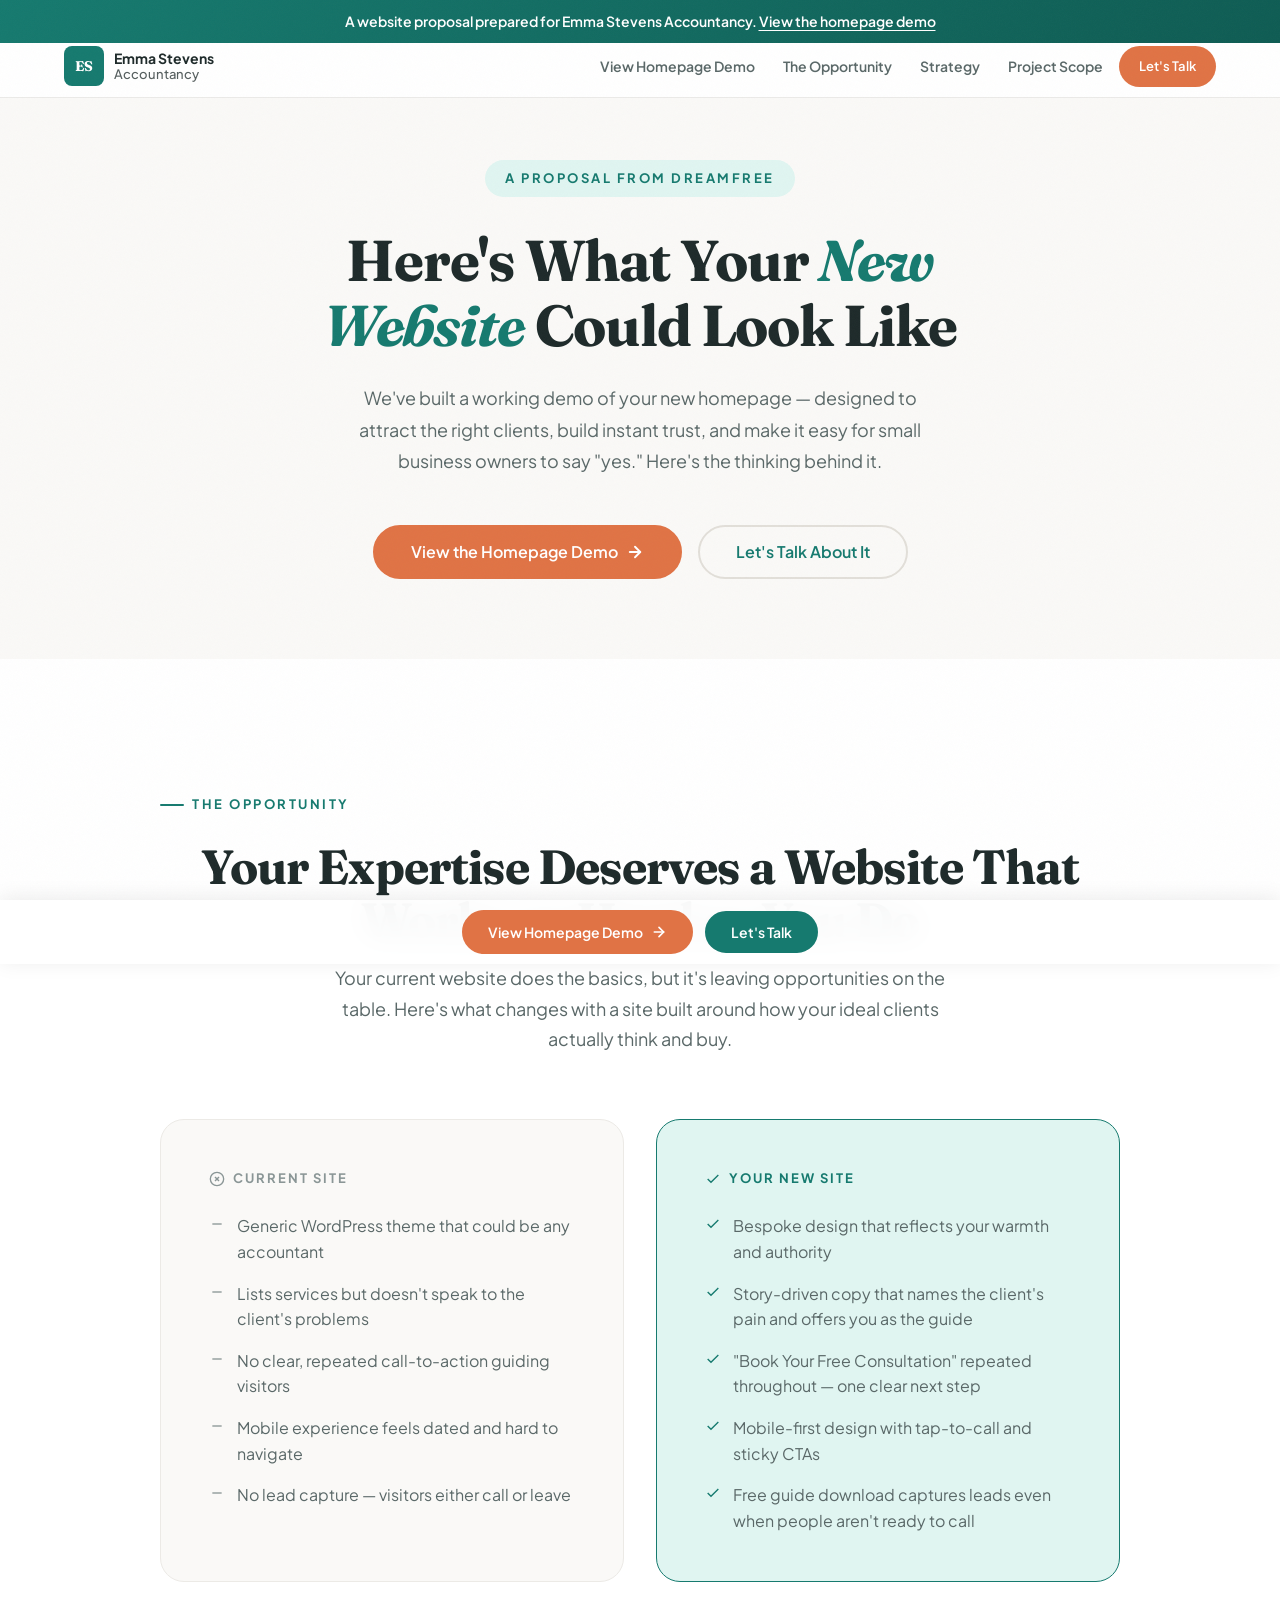
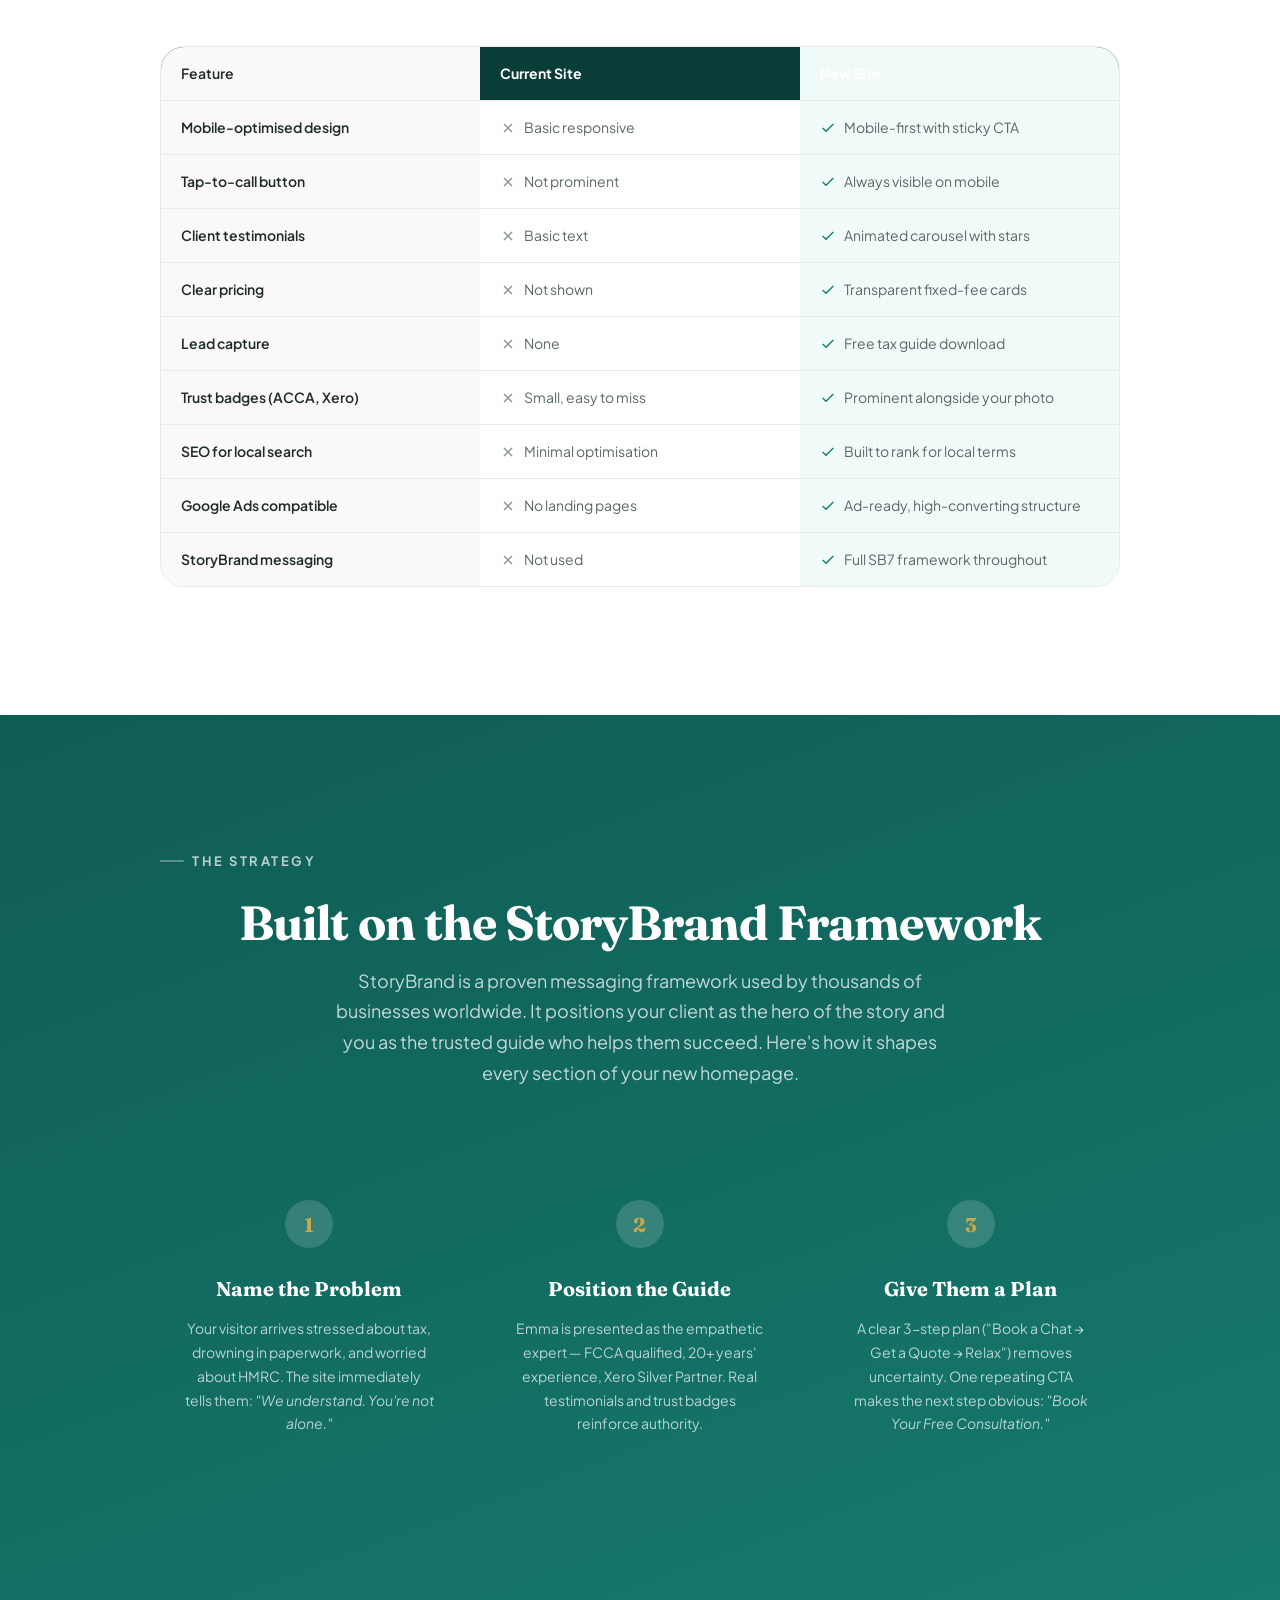
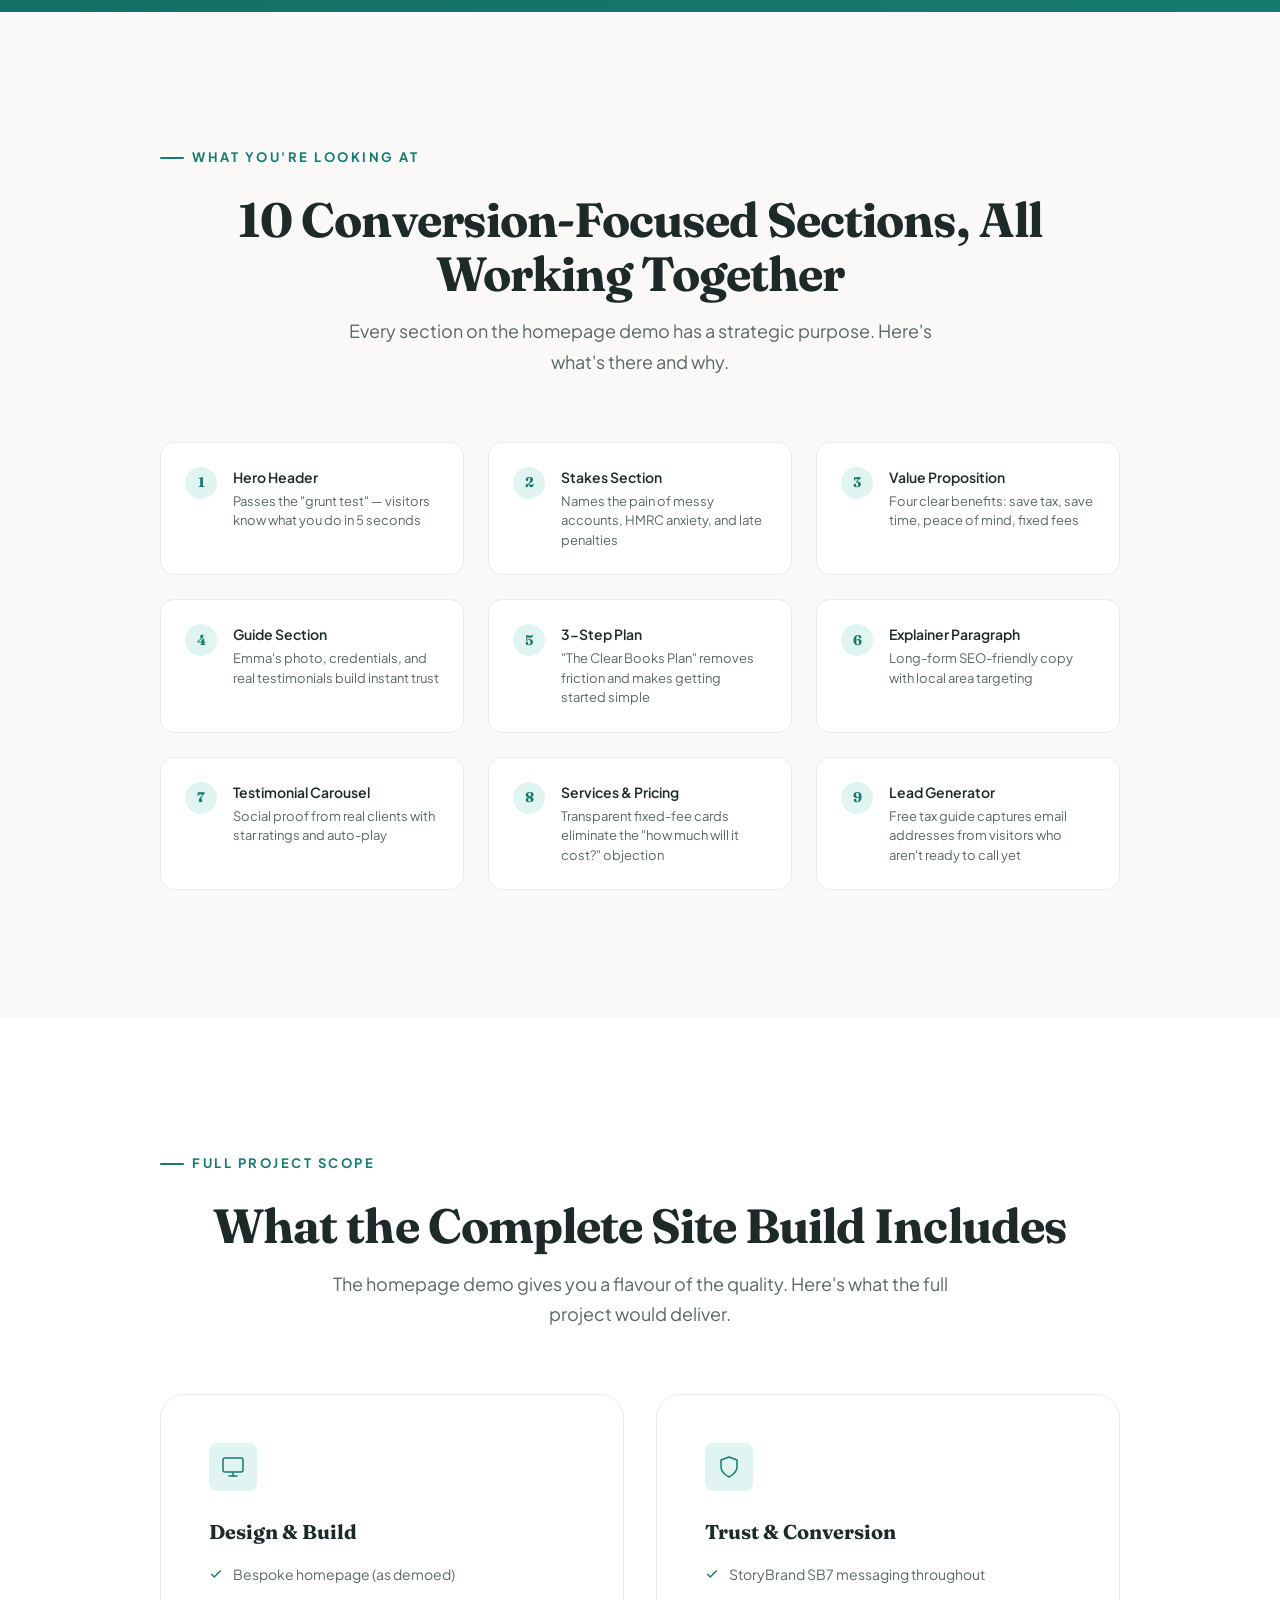
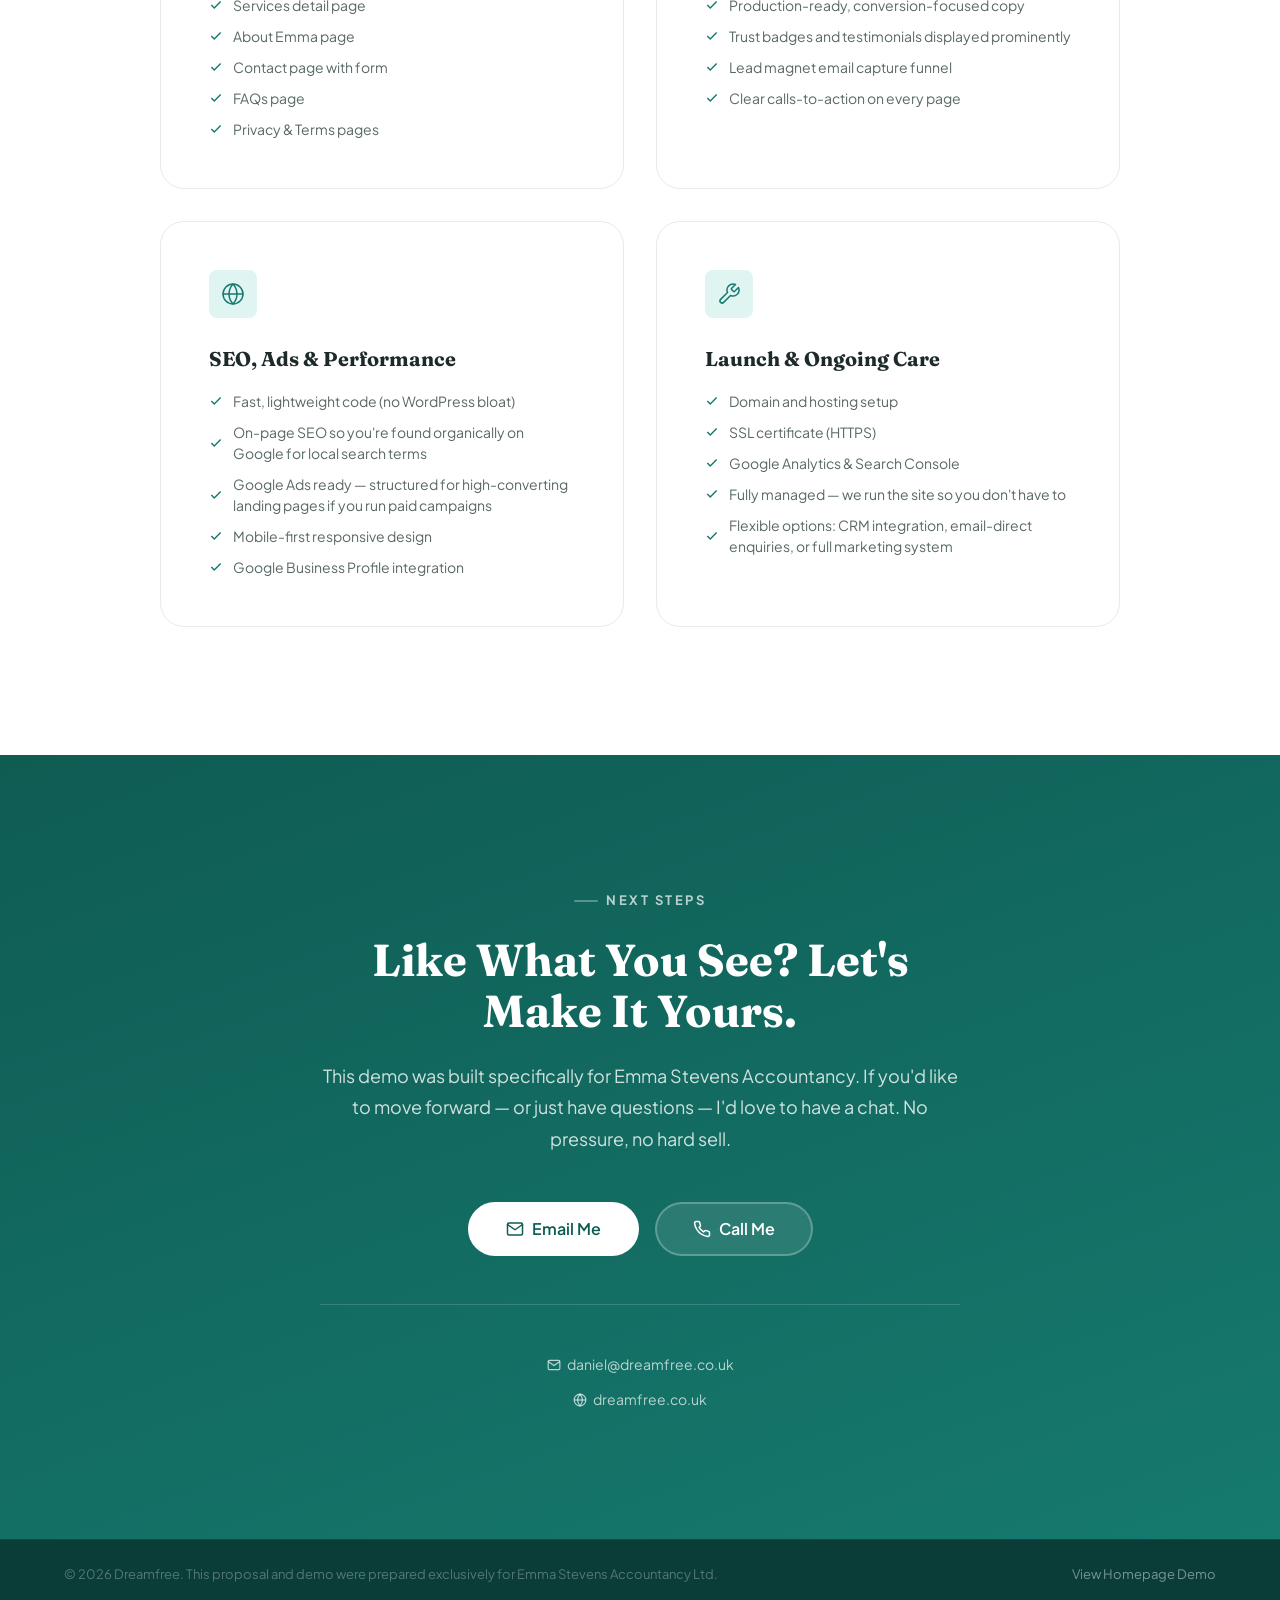
<file: sample.html>
<!DOCTYPE html>
<html lang="en">
<head>
    <meta charset="UTF-8">
    <meta name="viewport" content="width=device-width, initial-scale=1.0">
    <title>Your New Website Proposal | Dreamfree</title>
    <meta name="robots" content="noindex, nofollow">
    <link rel="preconnect" href="https://fonts.googleapis.com">
    <link rel="preconnect" href="https://fonts.gstatic.com" crossorigin>
    <link href="https://fonts.googleapis.com/css2?family=Fraunces:opsz,wght@9..144,400;9..144,500;9..144,600;9..144,700;9..144,800&family=Plus+Jakarta+Sans:wght@300;400;500;600;700;800&display=swap" rel="stylesheet">
    <link rel="stylesheet" href="styles.css">
    <style>
        /* Proposal banner */
        .proposal-banner {
            background: linear-gradient(135deg, var(--color-primary), var(--color-primary-dark));
            color: #fff;
            text-align: center;
            padding: 0.625rem 1rem;
            font-size: var(--fs-sm);
            font-weight: 600;
            position: fixed;
            top: 0; left: 0; right: 0;
            z-index: 100;
        }
        .proposal-banner a { color: #fff; text-decoration: underline; text-underline-offset: 3px; }
        .nav { top: 36px; }

        /* Proposal hero */
        .proposal-hero {
            padding: 10rem 1.5rem 5rem;
            background: var(--color-bg);
            text-align: center;
        }
        .proposal-hero__inner { max-width: 720px; margin: 0 auto; }
        .proposal-hero__from {
            display: inline-flex; align-items: center; gap: 0.5rem;
            font-size: var(--fs-xs); font-weight: 700; text-transform: uppercase;
            letter-spacing: 2.5px; color: var(--color-primary);
            background: var(--color-primary-light); padding: 0.5rem 1.25rem;
            border-radius: 50px; margin-bottom: var(--space-xl);
        }
        .proposal-hero__title {
            font-family: var(--font-heading);
            font-size: clamp(var(--fs-3xl), 4.5vw, var(--fs-5xl));
            font-weight: 700; line-height: var(--lh-heading);
            margin-bottom: var(--space-lg); letter-spacing: -0.02em;
        }
        .proposal-hero__title em { font-style: italic; color: var(--color-primary); }
        .proposal-hero__text {
            font-size: var(--fs-lg); color: var(--color-text-muted);
            line-height: 1.75; margin-bottom: var(--space-2xl); max-width: 600px; margin-left: auto; margin-right: auto;
        }
        .proposal-hero__actions { display: flex; flex-wrap: wrap; gap: var(--space-md); justify-content: center; }
        @media (max-width: 499px) {
            .proposal-hero__actions { flex-direction: column; }
            .proposal-hero__actions .btn { width: 100%; }
        }

        /* Sections shared */
        .prop-section {
            padding: var(--space-5xl) 1.5rem;
        }
        .prop-section--white { background: var(--color-bg-white); }
        .prop-section--grey { background: var(--color-bg); }
        .prop-section--dark { background: var(--color-text); color: rgba(255,255,255,0.85); }
        .prop-section--teal { background: linear-gradient(160deg, var(--color-primary-dark), var(--color-primary)); color: #fff; }
        .prop-inner { max-width: 960px; margin: 0 auto; }
        .prop-inner--narrow { max-width: 720px; }

        /* Opportunity section */
        .opportunity__grid {
            display: grid;
            grid-template-columns: 1fr;
            gap: var(--space-xl);
            margin-top: var(--space-3xl);
        }
        @media (min-width: 700px) {
            .opportunity__grid { grid-template-columns: 1fr 1fr; }
        }
        .opportunity__card {
            padding: var(--space-2xl);
            border-radius: var(--radius-lg);
            border: 1px solid var(--color-border-light);
        }
        .opportunity__card--current {
            background: var(--color-bg);
        }
        .opportunity__card--new {
            background: var(--color-primary-light);
            border-color: var(--color-primary);
        }
        .opportunity__card-label {
            font-size: var(--fs-xs); font-weight: 700;
            text-transform: uppercase; letter-spacing: 2px;
            margin-bottom: var(--space-lg);
            display: flex; align-items: center; gap: 0.5rem;
        }
        .opportunity__card--current .opportunity__card-label { color: var(--color-text-light); }
        .opportunity__card--new .opportunity__card-label { color: var(--color-primary); }
        .opportunity__list { list-style: none; padding: 0; margin: 0; display: flex; flex-direction: column; gap: var(--space-md); }
        .opportunity__list li {
            display: flex; align-items: flex-start; gap: 0.75rem;
            font-size: var(--fs-base); line-height: 1.6; color: var(--color-text-muted);
        }
        .opportunity__list li svg { flex-shrink: 0; margin-top: 3px; }
        .opportunity__card--current .opportunity__list li svg { color: var(--color-text-light); }
        .opportunity__card--new .opportunity__list li svg { color: var(--color-primary); }

        /* Strategy section */
        .strategy__steps {
            display: grid;
            grid-template-columns: 1fr;
            gap: var(--space-xl);
            margin-top: var(--space-3xl);
            counter-reset: strategy;
        }
        @media (min-width: 700px) {
            .strategy__steps { grid-template-columns: repeat(3, 1fr); }
        }
        .strategy__step {
            text-align: center;
            padding: var(--space-2xl) var(--space-lg);
            counter-increment: strategy;
        }
        .strategy__step-number {
            display: flex; align-items: center; justify-content: center;
            width: 48px; height: 48px; border-radius: 50%;
            background: rgba(255,255,255,0.15);
            color: var(--color-gold);
            font-family: var(--font-heading); font-weight: 700;
            font-size: var(--fs-xl); margin: 0 auto var(--space-lg);
        }
        .strategy__step-title {
            font-family: var(--font-heading); font-size: var(--fs-xl);
            font-weight: 700; color: #fff; margin-bottom: var(--space-sm);
        }
        .strategy__step-text { font-size: var(--fs-sm); line-height: 1.7; color: rgba(255,255,255,0.7); }

        /* Walkthrough section */
        .walkthrough__grid {
            display: grid;
            grid-template-columns: 1fr;
            gap: var(--space-lg);
            margin-top: var(--space-3xl);
        }
        @media (min-width: 600px) {
            .walkthrough__grid { grid-template-columns: 1fr 1fr; }
        }
        @media (min-width: 900px) {
            .walkthrough__grid { grid-template-columns: repeat(3, 1fr); }
        }
        .walkthrough__item {
            display: flex; align-items: flex-start; gap: 1rem;
            padding: var(--space-lg);
            border-radius: var(--radius);
            background: var(--color-bg-white);
            border: 1px solid var(--color-border-light);
        }
        .walkthrough__num {
            display: flex; align-items: center; justify-content: center;
            min-width: 32px; height: 32px; border-radius: 50%;
            background: var(--color-primary-light);
            color: var(--color-primary);
            font-family: var(--font-heading); font-weight: 700;
            font-size: var(--fs-sm); flex-shrink: 0;
        }
        .walkthrough__label { font-weight: 600; font-size: var(--fs-sm); color: var(--color-text); line-height: 1.5; }
        .walkthrough__desc { font-size: var(--fs-xs); color: var(--color-text-muted); line-height: 1.5; margin-top: 0.25rem; }

        /* Scope section */
        .scope__grid {
            display: grid;
            grid-template-columns: 1fr;
            gap: var(--space-xl);
            margin-top: var(--space-3xl);
        }
        @media (min-width: 700px) {
            .scope__grid { grid-template-columns: 1fr 1fr; }
        }
        .scope__card {
            padding: var(--space-2xl);
            border-radius: var(--radius-lg);
            background: var(--color-bg-white);
            border: 1px solid var(--color-border-light);
        }
        .scope__card-icon {
            display: flex; align-items: center; justify-content: center;
            width: 48px; height: 48px; border-radius: var(--radius-sm);
            background: var(--color-primary-light); color: var(--color-primary);
            margin-bottom: var(--space-lg);
        }
        .scope__card-title {
            font-family: var(--font-heading); font-size: var(--fs-xl);
            font-weight: 700; margin-bottom: var(--space-md);
        }
        .scope__card-list { list-style: none; padding: 0; margin: 0; display: flex; flex-direction: column; gap: 0.625rem; }
        .scope__card-list li {
            display: flex; align-items: center; gap: 0.625rem;
            font-size: var(--fs-sm); color: var(--color-text-muted); line-height: 1.5;
        }
        .scope__card-list li svg { color: var(--color-primary); flex-shrink: 0; }

        /* CTA section */
        .prop-cta__inner {
            text-align: center; max-width: 640px; margin: 0 auto;
        }
        .prop-cta__title {
            font-family: var(--font-heading);
            font-size: clamp(var(--fs-2xl), 3.5vw, var(--fs-4xl));
            font-weight: 700; color: #fff;
            line-height: var(--lh-heading); margin-bottom: var(--space-lg);
        }
        .prop-cta__text { font-size: var(--fs-lg); color: rgba(255,255,255,0.8); line-height: 1.75; margin-bottom: var(--space-2xl); }
        .prop-cta__contact {
            display: flex; flex-direction: column; align-items: center; gap: var(--space-sm);
            margin-top: var(--space-2xl); padding-top: var(--space-2xl);
            border-top: 1px solid rgba(255,255,255,0.15);
        }
        .prop-cta__contact a {
            color: rgba(255,255,255,0.7); font-size: var(--fs-sm);
            display: inline-flex; align-items: center; gap: 0.375rem;
            transition: color var(--transition-fast);
        }
        .prop-cta__contact a:hover { color: #fff; }

        /* Comparison table */
        .comparison {
            margin-top: var(--space-3xl);
            border-radius: var(--radius-lg);
            overflow: hidden;
            border: 1px solid var(--color-border-light);
        }
        .comparison__row {
            display: grid;
            grid-template-columns: 1fr 1fr 1fr;
            border-bottom: 1px solid var(--color-border-light);
        }
        .comparison__row:last-child { border-bottom: none; }
        .comparison__row--header {
            background: var(--color-primary-deeper);
            color: #fff;
        }
        .comparison__row--header .comparison__cell {
            font-weight: 700;
            font-size: var(--fs-sm);
            color: #fff;
        }
        .comparison__cell {
            padding: 1rem 1.25rem;
            font-size: var(--fs-sm);
            color: var(--color-text-muted);
            line-height: 1.5;
            display: flex; align-items: center; gap: 0.5rem;
        }
        .comparison__cell:first-child {
            font-weight: 600;
            color: var(--color-text);
            background: var(--color-bg);
        }
        .comparison__cell:last-child {
            background: var(--color-primary-50);
        }
        .comparison__cell svg.check { color: var(--color-primary); flex-shrink: 0; }
        .comparison__cell svg.cross { color: var(--color-text-light); flex-shrink: 0; }
        /* Sticky proposal bar */
        .proposal-sticky {
            position: fixed;
            bottom: 0; left: 0; right: 0;
            z-index: 90;
            background: rgba(255,255,255,0.95);
            backdrop-filter: blur(16px) saturate(180%);
            box-shadow: 0 -2px 20px rgba(0,0,0,0.08);
            padding: 0.625rem 1.5rem;
            padding-bottom: calc(0.625rem + env(safe-area-inset-bottom, 0px));
            display: flex;
            align-items: center;
            justify-content: center;
            gap: 0.75rem;
            transform: translateY(100%);
            transition: transform 0.4s cubic-bezier(0.22, 1, 0.36, 1);
        }
        .proposal-sticky.is-visible { transform: translateY(0); }
        .proposal-sticky .btn { font-size: var(--fs-sm); padding: 0.75rem 1.5rem; }
        @media (max-width: 599px) {
            .proposal-sticky { gap: 0.5rem; padding: 0.625rem 1rem; }
            .proposal-sticky .btn { flex: 1; padding: 0.75rem 0.75rem; font-size: var(--fs-xs); }
            body { padding-bottom: 68px; }
        }

        @media (max-width: 599px) {
            .comparison__row { grid-template-columns: 1fr; }
            .comparison__row--header { display: none; }
            .comparison__cell { padding: 0.75rem 1rem; }
            .comparison__cell:first-child {
                background: var(--color-primary-deeper);
                color: #fff;
                font-size: var(--fs-xs);
                text-transform: uppercase;
                letter-spacing: 1px;
            }
            .comparison__cell:nth-child(2)::before { content: 'Current: '; font-weight: 600; color: var(--color-text-light); }
            .comparison__cell:last-child::before { content: 'New: '; font-weight: 600; color: var(--color-primary); }
        }
    </style>
</head>
<body>
    <div class="grain" aria-hidden="true"></div>

    <div class="proposal-banner">
        A website proposal prepared for Emma Stevens Accountancy. <a href="index.html">View the homepage demo</a>
    </div>

    <header class="nav nav--scrolled" id="nav">
        <div class="nav__inner">
            <a href="index.html" class="nav__logo" aria-label="Emma Stevens Accountancy - Home">
                <span class="nav__logo-icon">ES</span>
                <span class="nav__logo-text" style="color: var(--color-text);">Emma Stevens<span class="nav__logo-sub">Accountancy</span></span>
            </a>
            <button class="nav__toggle" id="navToggle" aria-label="Open menu" aria-expanded="false">
                <span style="background: var(--color-text);"></span>
                <span style="background: var(--color-text);"></span>
                <span style="background: var(--color-text);"></span>
            </button>
            <nav class="nav__menu" id="navMenu" role="navigation" aria-label="Main navigation">
                <a href="index.html" class="nav__link">View Homepage Demo</a>
                <a href="#opportunity" class="nav__link">The Opportunity</a>
                <a href="#strategy" class="nav__link">Strategy</a>
                <a href="#scope" class="nav__link">Project Scope</a>
                <a href="#next-steps" class="nav__cta">Let's Talk</a>
                <div class="nav__mobile-contact">
                    <a href="tel:01442831462" class="nav__phone">
                        <svg width="18" height="18" viewBox="0 0 24 24" fill="none" stroke="currentColor" stroke-width="2" stroke-linecap="round" stroke-linejoin="round" aria-hidden="true"><path d="M22 16.92v3a2 2 0 0 1-2.18 2 19.79 19.79 0 0 1-8.63-3.07 19.5 19.5 0 0 1-6-6 19.79 19.79 0 0 1-3.07-8.67A2 2 0 0 1 4.11 2h3a2 2 0 0 1 2 1.72 12.84 12.84 0 0 0 .7 2.81 2 2 0 0 1-.45 2.11L8.09 9.91a16 16 0 0 0 6 6l1.27-1.27a2 2 0 0 1 2.11-.45 12.84 12.84 0 0 0 2.81.7A2 2 0 0 1 22 16.92z"/></svg>
                        01442 831462
                    </a>
                    <a href="mailto:emma@emmastevensaccountancy.co.uk" class="nav__email">
                        <svg width="18" height="18" viewBox="0 0 24 24" fill="none" stroke="currentColor" stroke-width="2" stroke-linecap="round" stroke-linejoin="round" aria-hidden="true"><path d="M4 4h16c1.1 0 2 .9 2 2v12c0 1.1-.9 2-2 2H4c-1.1 0-2-.9-2-2V6c0-1.1.9-2 2-2z"/><polyline points="22,6 12,13 2,6"/></svg>
                        emma@emmastevensaccountancy.co.uk
                    </a>
                </div>
            </nav>
        </div>
    </header>

    <!-- ========== PROPOSAL HERO ========== -->
    <section class="proposal-hero">
        <div class="proposal-hero__inner">
            <span class="proposal-hero__from">A Proposal from Dreamfree</span>
            <h1 class="proposal-hero__title">Here's What Your <em>New Website</em> Could Look Like</h1>
            <p class="proposal-hero__text">We've built a working demo of your new homepage &mdash; designed to attract the right clients, build instant trust, and make it easy for small business owners to say "yes." Here's the thinking behind it.</p>
            <div class="proposal-hero__actions">
                <a href="index.html" class="btn btn--primary btn--lg btn--glow">
                    View the Homepage Demo
                    <svg width="18" height="18" viewBox="0 0 24 24" fill="none" stroke="currentColor" stroke-width="2.5" stroke-linecap="round" stroke-linejoin="round" aria-hidden="true"><line x1="5" y1="12" x2="19" y2="12"/><polyline points="12 5 19 12 12 19"/></svg>
                </a>
                <a href="#next-steps" class="btn btn--outline btn--lg">Let's Talk About It</a>
            </div>
        </div>
    </section>

    <!-- ========== THE OPPORTUNITY ========== -->
    <section class="prop-section prop-section--white" id="opportunity">
        <div class="prop-inner">
            <span class="section-tag">The Opportunity</span>
            <h2 class="section-title">Your Expertise Deserves a Website That Works as Hard as You Do</h2>
            <p class="section-subtitle">Your current website does the basics, but it's leaving opportunities on the table. Here's what changes with a site built around how your ideal clients actually think and buy.</p>

            <div class="opportunity__grid">
                <div class="opportunity__card opportunity__card--current">
                    <div class="opportunity__card-label">
                        <svg width="16" height="16" viewBox="0 0 24 24" fill="none" stroke="currentColor" stroke-width="2"><circle cx="12" cy="12" r="10"/><line x1="15" y1="9" x2="9" y2="15"/><line x1="9" y1="9" x2="15" y2="15"/></svg>
                        Current Site
                    </div>
                    <ul class="opportunity__list">
                        <li>
                            <svg width="16" height="16" viewBox="0 0 24 24" fill="none" stroke="currentColor" stroke-width="2"><line x1="5" y1="12" x2="19" y2="12"/></svg>
                            Generic WordPress theme that could be any accountant
                        </li>
                        <li>
                            <svg width="16" height="16" viewBox="0 0 24 24" fill="none" stroke="currentColor" stroke-width="2"><line x1="5" y1="12" x2="19" y2="12"/></svg>
                            Lists services but doesn't speak to the client's problems
                        </li>
                        <li>
                            <svg width="16" height="16" viewBox="0 0 24 24" fill="none" stroke="currentColor" stroke-width="2"><line x1="5" y1="12" x2="19" y2="12"/></svg>
                            No clear, repeated call-to-action guiding visitors
                        </li>
                        <li>
                            <svg width="16" height="16" viewBox="0 0 24 24" fill="none" stroke="currentColor" stroke-width="2"><line x1="5" y1="12" x2="19" y2="12"/></svg>
                            Mobile experience feels dated and hard to navigate
                        </li>
                        <li>
                            <svg width="16" height="16" viewBox="0 0 24 24" fill="none" stroke="currentColor" stroke-width="2"><line x1="5" y1="12" x2="19" y2="12"/></svg>
                            No lead capture &mdash; visitors either call or leave
                        </li>
                    </ul>
                </div>
                <div class="opportunity__card opportunity__card--new">
                    <div class="opportunity__card-label">
                        <svg width="16" height="16" viewBox="0 0 24 24" fill="none" stroke="currentColor" stroke-width="2"><polyline points="20 6 9 17 4 12"/></svg>
                        Your New Site
                    </div>
                    <ul class="opportunity__list">
                        <li>
                            <svg width="16" height="16" viewBox="0 0 24 24" fill="none" stroke="currentColor" stroke-width="2"><polyline points="20 6 9 17 4 12"/></svg>
                            Bespoke design that reflects your warmth and authority
                        </li>
                        <li>
                            <svg width="16" height="16" viewBox="0 0 24 24" fill="none" stroke="currentColor" stroke-width="2"><polyline points="20 6 9 17 4 12"/></svg>
                            Story-driven copy that names the client's pain and offers you as the guide
                        </li>
                        <li>
                            <svg width="16" height="16" viewBox="0 0 24 24" fill="none" stroke="currentColor" stroke-width="2"><polyline points="20 6 9 17 4 12"/></svg>
                            "Book Your Free Consultation" repeated throughout &mdash; one clear next step
                        </li>
                        <li>
                            <svg width="16" height="16" viewBox="0 0 24 24" fill="none" stroke="currentColor" stroke-width="2"><polyline points="20 6 9 17 4 12"/></svg>
                            Mobile-first design with tap-to-call and sticky CTAs
                        </li>
                        <li>
                            <svg width="16" height="16" viewBox="0 0 24 24" fill="none" stroke="currentColor" stroke-width="2"><polyline points="20 6 9 17 4 12"/></svg>
                            Free guide download captures leads even when people aren't ready to call
                        </li>
                    </ul>
                </div>
            </div>

            <!-- Comparison table -->
            <div class="comparison">
                <div class="comparison__row comparison__row--header">
                    <div class="comparison__cell">Feature</div>
                    <div class="comparison__cell">Current Site</div>
                    <div class="comparison__cell">New Site</div>
                </div>
                <div class="comparison__row">
                    <div class="comparison__cell">Mobile-optimised design</div>
                    <div class="comparison__cell"><svg class="cross" width="16" height="16" viewBox="0 0 24 24" fill="none" stroke="currentColor" stroke-width="2"><line x1="18" y1="6" x2="6" y2="18"/><line x1="6" y1="6" x2="18" y2="18"/></svg> Basic responsive</div>
                    <div class="comparison__cell"><svg class="check" width="16" height="16" viewBox="0 0 24 24" fill="none" stroke="currentColor" stroke-width="2"><polyline points="20 6 9 17 4 12"/></svg> Mobile-first with sticky CTA</div>
                </div>
                <div class="comparison__row">
                    <div class="comparison__cell">Tap-to-call button</div>
                    <div class="comparison__cell"><svg class="cross" width="16" height="16" viewBox="0 0 24 24" fill="none" stroke="currentColor" stroke-width="2"><line x1="18" y1="6" x2="6" y2="18"/><line x1="6" y1="6" x2="18" y2="18"/></svg> Not prominent</div>
                    <div class="comparison__cell"><svg class="check" width="16" height="16" viewBox="0 0 24 24" fill="none" stroke="currentColor" stroke-width="2"><polyline points="20 6 9 17 4 12"/></svg> Always visible on mobile</div>
                </div>
                <div class="comparison__row">
                    <div class="comparison__cell">Client testimonials</div>
                    <div class="comparison__cell"><svg class="cross" width="16" height="16" viewBox="0 0 24 24" fill="none" stroke="currentColor" stroke-width="2"><line x1="18" y1="6" x2="6" y2="18"/><line x1="6" y1="6" x2="18" y2="18"/></svg> Basic text</div>
                    <div class="comparison__cell"><svg class="check" width="16" height="16" viewBox="0 0 24 24" fill="none" stroke="currentColor" stroke-width="2"><polyline points="20 6 9 17 4 12"/></svg> Animated carousel with stars</div>
                </div>
                <div class="comparison__row">
                    <div class="comparison__cell">Clear pricing</div>
                    <div class="comparison__cell"><svg class="cross" width="16" height="16" viewBox="0 0 24 24" fill="none" stroke="currentColor" stroke-width="2"><line x1="18" y1="6" x2="6" y2="18"/><line x1="6" y1="6" x2="18" y2="18"/></svg> Not shown</div>
                    <div class="comparison__cell"><svg class="check" width="16" height="16" viewBox="0 0 24 24" fill="none" stroke="currentColor" stroke-width="2"><polyline points="20 6 9 17 4 12"/></svg> Transparent fixed-fee cards</div>
                </div>
                <div class="comparison__row">
                    <div class="comparison__cell">Lead capture</div>
                    <div class="comparison__cell"><svg class="cross" width="16" height="16" viewBox="0 0 24 24" fill="none" stroke="currentColor" stroke-width="2"><line x1="18" y1="6" x2="6" y2="18"/><line x1="6" y1="6" x2="18" y2="18"/></svg> None</div>
                    <div class="comparison__cell"><svg class="check" width="16" height="16" viewBox="0 0 24 24" fill="none" stroke="currentColor" stroke-width="2"><polyline points="20 6 9 17 4 12"/></svg> Free tax guide download</div>
                </div>
                <div class="comparison__row">
                    <div class="comparison__cell">Trust badges (ACCA, Xero)</div>
                    <div class="comparison__cell"><svg class="cross" width="16" height="16" viewBox="0 0 24 24" fill="none" stroke="currentColor" stroke-width="2"><line x1="18" y1="6" x2="6" y2="18"/><line x1="6" y1="6" x2="18" y2="18"/></svg> Small, easy to miss</div>
                    <div class="comparison__cell"><svg class="check" width="16" height="16" viewBox="0 0 24 24" fill="none" stroke="currentColor" stroke-width="2"><polyline points="20 6 9 17 4 12"/></svg> Prominent alongside your photo</div>
                </div>
                <div class="comparison__row">
                    <div class="comparison__cell">SEO for local search</div>
                    <div class="comparison__cell"><svg class="cross" width="16" height="16" viewBox="0 0 24 24" fill="none" stroke="currentColor" stroke-width="2"><line x1="18" y1="6" x2="6" y2="18"/><line x1="6" y1="6" x2="18" y2="18"/></svg> Minimal optimisation</div>
                    <div class="comparison__cell"><svg class="check" width="16" height="16" viewBox="0 0 24 24" fill="none" stroke="currentColor" stroke-width="2"><polyline points="20 6 9 17 4 12"/></svg> Built to rank for local terms</div>
                </div>
                <div class="comparison__row">
                    <div class="comparison__cell">Google Ads compatible</div>
                    <div class="comparison__cell"><svg class="cross" width="16" height="16" viewBox="0 0 24 24" fill="none" stroke="currentColor" stroke-width="2"><line x1="18" y1="6" x2="6" y2="18"/><line x1="6" y1="6" x2="18" y2="18"/></svg> No landing pages</div>
                    <div class="comparison__cell"><svg class="check" width="16" height="16" viewBox="0 0 24 24" fill="none" stroke="currentColor" stroke-width="2"><polyline points="20 6 9 17 4 12"/></svg> Ad-ready, high-converting structure</div>
                </div>
                <div class="comparison__row">
                    <div class="comparison__cell">StoryBrand messaging</div>
                    <div class="comparison__cell"><svg class="cross" width="16" height="16" viewBox="0 0 24 24" fill="none" stroke="currentColor" stroke-width="2"><line x1="18" y1="6" x2="6" y2="18"/><line x1="6" y1="6" x2="18" y2="18"/></svg> Not used</div>
                    <div class="comparison__cell"><svg class="check" width="16" height="16" viewBox="0 0 24 24" fill="none" stroke="currentColor" stroke-width="2"><polyline points="20 6 9 17 4 12"/></svg> Full SB7 framework throughout</div>
                </div>
            </div>
        </div>
    </section>

    <!-- ========== THE STRATEGY ========== -->
    <section class="prop-section prop-section--teal" id="strategy">
        <div class="prop-inner">
            <span class="section-tag section-tag--light">The Strategy</span>
            <h2 class="section-title" style="color: #fff;">Built on the StoryBrand Framework</h2>
            <p class="section-subtitle" style="color: rgba(255,255,255,0.75);">StoryBrand is a proven messaging framework used by thousands of businesses worldwide. It positions your client as the hero of the story and you as the trusted guide who helps them succeed. Here's how it shapes every section of your new homepage.</p>

            <div class="strategy__steps">
                <div class="strategy__step">
                    <div class="strategy__step-number">1</div>
                    <h3 class="strategy__step-title">Name the Problem</h3>
                    <p class="strategy__step-text">Your visitor arrives stressed about tax, drowning in paperwork, and worried about HMRC. The site immediately tells them: <em>"We understand. You're not alone."</em></p>
                </div>
                <div class="strategy__step">
                    <div class="strategy__step-number">2</div>
                    <h3 class="strategy__step-title">Position the Guide</h3>
                    <p class="strategy__step-text">Emma is presented as the empathetic expert &mdash; FCCA qualified, 20+ years' experience, Xero Silver Partner. Real testimonials and trust badges reinforce authority.</p>
                </div>
                <div class="strategy__step">
                    <div class="strategy__step-number">3</div>
                    <h3 class="strategy__step-title">Give Them a Plan</h3>
                    <p class="strategy__step-text">A clear 3-step plan ("Book a Chat &rarr; Get a Quote &rarr; Relax") removes uncertainty. One repeating CTA makes the next step obvious: <em>"Book Your Free Consultation."</em></p>
                </div>
            </div>
        </div>
    </section>

    <!-- ========== WHAT THE DEMO INCLUDES ========== -->
    <section class="prop-section prop-section--grey" id="demo">
        <div class="prop-inner">
            <span class="section-tag">What You're Looking At</span>
            <h2 class="section-title">10 Conversion-Focused Sections, All Working Together</h2>
            <p class="section-subtitle">Every section on the homepage demo has a strategic purpose. Here's what's there and why.</p>

            <div class="walkthrough__grid">
                <div class="walkthrough__item">
                    <span class="walkthrough__num">1</span>
                    <div>
                        <div class="walkthrough__label">Hero Header</div>
                        <div class="walkthrough__desc">Passes the "grunt test" &mdash; visitors know what you do in 5 seconds</div>
                    </div>
                </div>
                <div class="walkthrough__item">
                    <span class="walkthrough__num">2</span>
                    <div>
                        <div class="walkthrough__label">Stakes Section</div>
                        <div class="walkthrough__desc">Names the pain of messy accounts, HMRC anxiety, and late penalties</div>
                    </div>
                </div>
                <div class="walkthrough__item">
                    <span class="walkthrough__num">3</span>
                    <div>
                        <div class="walkthrough__label">Value Proposition</div>
                        <div class="walkthrough__desc">Four clear benefits: save tax, save time, peace of mind, fixed fees</div>
                    </div>
                </div>
                <div class="walkthrough__item">
                    <span class="walkthrough__num">4</span>
                    <div>
                        <div class="walkthrough__label">Guide Section</div>
                        <div class="walkthrough__desc">Emma's photo, credentials, and real testimonials build instant trust</div>
                    </div>
                </div>
                <div class="walkthrough__item">
                    <span class="walkthrough__num">5</span>
                    <div>
                        <div class="walkthrough__label">3-Step Plan</div>
                        <div class="walkthrough__desc">"The Clear Books Plan" removes friction and makes getting started simple</div>
                    </div>
                </div>
                <div class="walkthrough__item">
                    <span class="walkthrough__num">6</span>
                    <div>
                        <div class="walkthrough__label">Explainer Paragraph</div>
                        <div class="walkthrough__desc">Long-form SEO-friendly copy with local area targeting</div>
                    </div>
                </div>
                <div class="walkthrough__item">
                    <span class="walkthrough__num">7</span>
                    <div>
                        <div class="walkthrough__label">Testimonial Carousel</div>
                        <div class="walkthrough__desc">Social proof from real clients with star ratings and auto-play</div>
                    </div>
                </div>
                <div class="walkthrough__item">
                    <span class="walkthrough__num">8</span>
                    <div>
                        <div class="walkthrough__label">Services &amp; Pricing</div>
                        <div class="walkthrough__desc">Transparent fixed-fee cards eliminate the "how much will it cost?" objection</div>
                    </div>
                </div>
                <div class="walkthrough__item">
                    <span class="walkthrough__num">9</span>
                    <div>
                        <div class="walkthrough__label">Lead Generator</div>
                        <div class="walkthrough__desc">Free tax guide captures email addresses from visitors who aren't ready to call yet</div>
                    </div>
                </div>
            </div>
        </div>
    </section>

    <!-- ========== FULL PROJECT SCOPE ========== -->
    <section class="prop-section prop-section--white" id="scope">
        <div class="prop-inner">
            <span class="section-tag">Full Project Scope</span>
            <h2 class="section-title">What the Complete Site Build Includes</h2>
            <p class="section-subtitle">The homepage demo gives you a flavour of the quality. Here's what the full project would deliver.</p>

            <div class="scope__grid">
                <div class="scope__card">
                    <div class="scope__card-icon">
                        <svg width="24" height="24" viewBox="0 0 24 24" fill="none" stroke="currentColor" stroke-width="1.5" stroke-linecap="round" stroke-linejoin="round"><rect x="2" y="3" width="20" height="14" rx="2" ry="2"/><line x1="8" y1="21" x2="16" y2="21"/><line x1="12" y1="17" x2="12" y2="21"/></svg>
                    </div>
                    <h3 class="scope__card-title">Design &amp; Build</h3>
                    <ul class="scope__card-list">
                        <li><svg width="14" height="14" viewBox="0 0 24 24" fill="none" stroke="currentColor" stroke-width="2.5"><polyline points="20 6 9 17 4 12"/></svg> Bespoke homepage (as demoed)</li>
                        <li><svg width="14" height="14" viewBox="0 0 24 24" fill="none" stroke="currentColor" stroke-width="2.5"><polyline points="20 6 9 17 4 12"/></svg> Services detail page</li>
                        <li><svg width="14" height="14" viewBox="0 0 24 24" fill="none" stroke="currentColor" stroke-width="2.5"><polyline points="20 6 9 17 4 12"/></svg> About Emma page</li>
                        <li><svg width="14" height="14" viewBox="0 0 24 24" fill="none" stroke="currentColor" stroke-width="2.5"><polyline points="20 6 9 17 4 12"/></svg> Contact page with form</li>
                        <li><svg width="14" height="14" viewBox="0 0 24 24" fill="none" stroke="currentColor" stroke-width="2.5"><polyline points="20 6 9 17 4 12"/></svg> FAQs page</li>
                        <li><svg width="14" height="14" viewBox="0 0 24 24" fill="none" stroke="currentColor" stroke-width="2.5"><polyline points="20 6 9 17 4 12"/></svg> Privacy &amp; Terms pages</li>
                    </ul>
                </div>
                <div class="scope__card">
                    <div class="scope__card-icon">
                        <svg width="24" height="24" viewBox="0 0 24 24" fill="none" stroke="currentColor" stroke-width="1.5" stroke-linecap="round" stroke-linejoin="round"><path d="M12 22s8-4 8-10V5l-8-3-8 3v7c0 6 8 10 8 10z"/></svg>
                    </div>
                    <h3 class="scope__card-title">Trust &amp; Conversion</h3>
                    <ul class="scope__card-list">
                        <li><svg width="14" height="14" viewBox="0 0 24 24" fill="none" stroke="currentColor" stroke-width="2.5"><polyline points="20 6 9 17 4 12"/></svg> StoryBrand SB7 messaging throughout</li>
                        <li><svg width="14" height="14" viewBox="0 0 24 24" fill="none" stroke="currentColor" stroke-width="2.5"><polyline points="20 6 9 17 4 12"/></svg> Production-ready, conversion-focused copy</li>
                        <li><svg width="14" height="14" viewBox="0 0 24 24" fill="none" stroke="currentColor" stroke-width="2.5"><polyline points="20 6 9 17 4 12"/></svg> Trust badges and testimonials displayed prominently</li>
                        <li><svg width="14" height="14" viewBox="0 0 24 24" fill="none" stroke="currentColor" stroke-width="2.5"><polyline points="20 6 9 17 4 12"/></svg> Lead magnet email capture funnel</li>
                        <li><svg width="14" height="14" viewBox="0 0 24 24" fill="none" stroke="currentColor" stroke-width="2.5"><polyline points="20 6 9 17 4 12"/></svg> Clear calls-to-action on every page</li>
                    </ul>
                </div>
                <div class="scope__card">
                    <div class="scope__card-icon">
                        <svg width="24" height="24" viewBox="0 0 24 24" fill="none" stroke="currentColor" stroke-width="1.5" stroke-linecap="round" stroke-linejoin="round"><circle cx="12" cy="12" r="10"/><line x1="2" y1="12" x2="22" y2="12"/><path d="M12 2a15.3 15.3 0 0 1 4 10 15.3 15.3 0 0 1-4 10 15.3 15.3 0 0 1-4-10 15.3 15.3 0 0 1 4-10z"/></svg>
                    </div>
                    <h3 class="scope__card-title">SEO, Ads &amp; Performance</h3>
                    <ul class="scope__card-list">
                        <li><svg width="14" height="14" viewBox="0 0 24 24" fill="none" stroke="currentColor" stroke-width="2.5"><polyline points="20 6 9 17 4 12"/></svg> Fast, lightweight code (no WordPress bloat)</li>
                        <li><svg width="14" height="14" viewBox="0 0 24 24" fill="none" stroke="currentColor" stroke-width="2.5"><polyline points="20 6 9 17 4 12"/></svg> On-page SEO so you're found organically on Google for local search terms</li>
                        <li><svg width="14" height="14" viewBox="0 0 24 24" fill="none" stroke="currentColor" stroke-width="2.5"><polyline points="20 6 9 17 4 12"/></svg> Google Ads ready &mdash; structured for high-converting landing pages if you run paid campaigns</li>
                        <li><svg width="14" height="14" viewBox="0 0 24 24" fill="none" stroke="currentColor" stroke-width="2.5"><polyline points="20 6 9 17 4 12"/></svg> Mobile-first responsive design</li>
                        <li><svg width="14" height="14" viewBox="0 0 24 24" fill="none" stroke="currentColor" stroke-width="2.5"><polyline points="20 6 9 17 4 12"/></svg> Google Business Profile integration</li>
                    </ul>
                </div>
                <div class="scope__card">
                    <div class="scope__card-icon">
                        <svg width="24" height="24" viewBox="0 0 24 24" fill="none" stroke="currentColor" stroke-width="1.5" stroke-linecap="round" stroke-linejoin="round"><path d="M14.7 6.3a1 1 0 0 0 0 1.4l1.6 1.6a1 1 0 0 0 1.4 0l3.77-3.77a6 6 0 0 1-7.94 7.94l-6.91 6.91a2.12 2.12 0 0 1-3-3l6.91-6.91a6 6 0 0 1 7.94-7.94l-3.76 3.76z"/></svg>
                    </div>
                    <h3 class="scope__card-title">Launch &amp; Ongoing Care</h3>
                    <ul class="scope__card-list">
                        <li><svg width="14" height="14" viewBox="0 0 24 24" fill="none" stroke="currentColor" stroke-width="2.5"><polyline points="20 6 9 17 4 12"/></svg> Domain and hosting setup</li>
                        <li><svg width="14" height="14" viewBox="0 0 24 24" fill="none" stroke="currentColor" stroke-width="2.5"><polyline points="20 6 9 17 4 12"/></svg> SSL certificate (HTTPS)</li>
                        <li><svg width="14" height="14" viewBox="0 0 24 24" fill="none" stroke="currentColor" stroke-width="2.5"><polyline points="20 6 9 17 4 12"/></svg> Google Analytics &amp; Search Console</li>
                        <li><svg width="14" height="14" viewBox="0 0 24 24" fill="none" stroke="currentColor" stroke-width="2.5"><polyline points="20 6 9 17 4 12"/></svg> Fully managed &mdash; we run the site so you don't have to</li>
                        <li><svg width="14" height="14" viewBox="0 0 24 24" fill="none" stroke="currentColor" stroke-width="2.5"><polyline points="20 6 9 17 4 12"/></svg> Flexible options: CRM integration, email-direct enquiries, or full marketing system</li>
                    </ul>
                </div>
            </div>
        </div>
    </section>

    <!-- ========== NEXT STEPS CTA ========== -->
    <section class="prop-section prop-section--teal" id="next-steps">
        <div class="prop-cta__inner">
            <span class="section-tag section-tag--light">Next Steps</span>
            <h2 class="prop-cta__title">Like What You See? Let's Make It Yours.</h2>
            <p class="prop-cta__text">This demo was built specifically for Emma Stevens Accountancy. If you'd like to move forward &mdash; or just have questions &mdash; I'd love to have a chat. No pressure, no hard sell.</p>
            <div class="proposal-hero__actions">
                <a href="mailto:daniel@dreamfree.co.uk" class="btn btn--white btn--lg">
                    <svg width="18" height="18" viewBox="0 0 24 24" fill="none" stroke="currentColor" stroke-width="2" stroke-linecap="round" stroke-linejoin="round" aria-hidden="true"><path d="M4 4h16c1.1 0 2 .9 2 2v12c0 1.1-.9 2-2 2H4c-1.1 0-2-.9-2-2V6c0-1.1.9-2 2-2z"/><polyline points="22,6 12,13 2,6"/></svg>
                    Email Me
                </a>
                <a href="tel:07786556885" class="btn btn--ghost btn--lg">
                    <svg width="18" height="18" viewBox="0 0 24 24" fill="none" stroke="currentColor" stroke-width="2" stroke-linecap="round" stroke-linejoin="round" aria-hidden="true"><path d="M22 16.92v3a2 2 0 0 1-2.18 2 19.79 19.79 0 0 1-8.63-3.07 19.5 19.5 0 0 1-6-6 19.79 19.79 0 0 1-3.07-8.67A2 2 0 0 1 4.11 2h3a2 2 0 0 1 2 1.72 12.84 12.84 0 0 0 .7 2.81 2 2 0 0 1-.45 2.11L8.09 9.91a16 16 0 0 0 6 6l1.27-1.27a2 2 0 0 1 2.11-.45 12.84 12.84 0 0 0 2.81.7A2 2 0 0 1 22 16.92z"/></svg>
                    Call Me
                </a>
            </div>
            <div class="prop-cta__contact">
                <a href="mailto:daniel@dreamfree.co.uk">
                    <svg width="14" height="14" viewBox="0 0 24 24" fill="none" stroke="currentColor" stroke-width="2"><path d="M4 4h16c1.1 0 2 .9 2 2v12c0 1.1-.9 2-2 2H4c-1.1 0-2-.9-2-2V6c0-1.1.9-2 2-2z"/><polyline points="22,6 12,13 2,6"/></svg>
                    daniel@dreamfree.co.uk
                </a>
                <a href="https://dreamfree.co.uk">
                    <svg width="14" height="14" viewBox="0 0 24 24" fill="none" stroke="currentColor" stroke-width="2"><circle cx="12" cy="12" r="10"/><line x1="2" y1="12" x2="22" y2="12"/><path d="M12 2a15.3 15.3 0 0 1 4 10 15.3 15.3 0 0 1-4 10 15.3 15.3 0 0 1-4-10 15.3 15.3 0 0 1 4-10z"/></svg>
                    dreamfree.co.uk
                </a>
            </div>
        </div>
    </section>

    <!-- Sticky proposal bar -->
    <div class="proposal-sticky" id="proposalSticky">
        <a href="index.html" class="btn btn--primary">
            View Homepage Demo
            <svg width="16" height="16" viewBox="0 0 24 24" fill="none" stroke="currentColor" stroke-width="2.5" stroke-linecap="round" stroke-linejoin="round" aria-hidden="true"><line x1="5" y1="12" x2="19" y2="12"/><polyline points="12 5 19 12 12 19"/></svg>
        </a>
        <a href="#next-steps" class="btn btn--accent">Let's Talk</a>
    </div>

    <!-- Footer -->
    <div class="footer__bottom" style="background: var(--color-primary-deeper);">
        <div class="container footer__bottom-inner">
            <p>&copy; 2026 Dreamfree. This proposal and demo were prepared exclusively for Emma Stevens Accountancy Ltd.</p>
            <p><a href="index.html" class="footer__dreamfree">View Homepage Demo</a></p>
        </div>
    </div>

    <script>
        var t = document.getElementById('navToggle'), m = document.getElementById('navMenu');
        if (t && m) { t.addEventListener('click', function () { var o = m.classList.toggle('is-open'); t.setAttribute('aria-expanded', o); document.body.style.overflow = o ? 'hidden' : ''; }); m.querySelectorAll('a').forEach(function (l) { l.addEventListener('click', function () { m.classList.remove('is-open'); t.setAttribute('aria-expanded', 'false'); document.body.style.overflow = ''; }); }); }
        /* Smooth scroll for anchor links */
        document.querySelectorAll('a[href^="#"]').forEach(function (anchor) {
            anchor.addEventListener('click', function (e) {
                var id = this.getAttribute('href');
                if (id === '#') return;
                var target = document.querySelector(id);
                if (target) { e.preventDefault(); target.scrollIntoView({ behavior: 'smooth', block: 'start' }); }
            });
        });
        /* Show sticky bar after scrolling past the hero */
        var stickyBar = document.getElementById('proposalSticky');
        if (stickyBar) {
            var heroSection = document.querySelector('.proposal-hero');
            if (heroSection && 'IntersectionObserver' in window) {
                var obs = new IntersectionObserver(function (entries) {
                    entries.forEach(function (entry) {
                        stickyBar.classList.toggle('is-visible', !entry.isIntersecting);
                    });
                }, { threshold: 0 });
                obs.observe(heroSection);
            }
        }
    </script>
</body>
</html>
</file>
<file: styles.css>
/* ============================================================
   EMMA STEVENS ACCOUNTANCY — Premium Design System v2
   Typography: Fraunces (headings) + Plus Jakarta Sans (body)
   Palette: Deep Teal + Warm Coral + Soft Gold accents
   ============================================================ */

:root {
    --color-primary:       #167a6f;
    --color-primary-dark:  #0f5c53;
    --color-primary-deeper:#0a3d38;
    --color-primary-light: #e0f5f1;
    --color-primary-50:    #f0faf8;
    --color-accent:        #e07345;
    --color-accent-dark:   #c75f35;
    --color-accent-light:  #fdf0eb;
    --color-gold:          #c9a84c;
    --color-gold-light:    #faf5e8;
    --color-bg:            #faf9f7;
    --color-bg-alt:        #f4f2ef;
    --color-bg-white:      #ffffff;
    --color-text:          #1e2a2a;
    --color-text-muted:    #5a6868;
    --color-text-light:    #8a9696;
    --color-border:        #e2dfd9;
    --color-border-light:  #eceae6;

    --font-heading: 'Fraunces', Georgia, serif;
    --font-body:    'Plus Jakarta Sans', -apple-system, BlinkMacSystemFont, 'Segoe UI', sans-serif;

    --fs-base:  1rem;
    --fs-sm:    0.875rem;
    --fs-xs:    0.8125rem;
    --fs-lg:    1.125rem;
    --fs-xl:    1.25rem;
    --fs-2xl:   1.5rem;
    --fs-3xl:   2.25rem;
    --fs-4xl:   3rem;
    --fs-5xl:   3.75rem;
    --fs-6xl:   4.5rem;
    --lh-body:  1.65;
    --lh-heading: 1.12;

    --space-xs:  0.5rem;
    --space-sm:  0.75rem;
    --space-md:  1rem;
    --space-lg:  1.5rem;
    --space-xl:  2rem;
    --space-2xl: 3rem;
    --space-3xl: 4rem;
    --space-4xl: 6rem;
    --space-5xl: 8rem;
    --space-6xl: 10rem;

    --container-max: 1200px;
    --container-pad: 1.5rem;
    --radius:    14px;
    --radius-sm: 8px;
    --radius-lg: 24px;
    --radius-xl: 32px;

    --ease-out:   cubic-bezier(0.22, 1, 0.36, 1);
    --ease-spring: cubic-bezier(0.34, 1.56, 0.64, 1);
    --transition-fast: 180ms var(--ease-out);
    --transition-base: 300ms var(--ease-out);
    --transition-slow: 500ms var(--ease-out);

    --shadow-sm:  0 1px 3px rgba(0,0,0,0.03), 0 1px 2px rgba(0,0,0,0.05);
    --shadow-md:  0 4px 16px rgba(0,0,0,0.06), 0 2px 4px rgba(0,0,0,0.03);
    --shadow-lg:  0 16px 48px rgba(0,0,0,0.08), 0 4px 12px rgba(0,0,0,0.03);
    --shadow-xl:  0 24px 64px rgba(0,0,0,0.12), 0 8px 24px rgba(0,0,0,0.04);
    --shadow-glow: 0 8px 32px rgba(224, 115, 69, 0.4);

    --z-loader: 100;
    --z-nav:    50;
    --z-mobile: 40;
    --z-overlay: 30;
}

/* ---------- RESET ---------- */
*, *::before, *::after { box-sizing: border-box; margin: 0; padding: 0; }
html { scroll-behavior: smooth; scroll-padding-top: 80px; -webkit-text-size-adjust: 100%; }

@media (prefers-reduced-motion: reduce) {
    html { scroll-behavior: auto; }
    *, *::before, *::after {
        animation-duration: 0.01ms !important;
        transition-duration: 0.01ms !important;
    }
}

body {
    font-family: var(--font-body);
    font-size: var(--fs-base);
    line-height: var(--lh-body);
    color: var(--color-text);
    background: var(--color-bg);
    -webkit-font-smoothing: antialiased;
    -moz-osx-font-smoothing: grayscale;
    overflow-x: hidden;
}
body.is-loading { overflow: hidden; }

img { max-width: 100%; height: auto; display: block; }
a { color: inherit; text-decoration: none; }
ul, ol { list-style: none; }
address { font-style: normal; }
.sr-only { position: absolute; width: 1px; height: 1px; padding: 0; margin: -1px; overflow: hidden; clip: rect(0,0,0,0); white-space: nowrap; border: 0; }

.container { max-width: var(--container-max); margin: 0 auto; padding: 0 var(--container-pad); }

/* ---------- GRAIN OVERLAY ---------- */
.grain {
    position: fixed;
    inset: 0;
    pointer-events: none;
    z-index: 999;
    opacity: 0.028;
    background-image: url("data:image/svg+xml,%3Csvg viewBox='0 0 256 256' xmlns='http://www.w3.org/2000/svg'%3E%3Cfilter id='n'%3E%3CfeTurbulence type='fractalNoise' baseFrequency='0.9' numOctaves='4' stitchTiles='stitch'/%3E%3C/filter%3E%3Crect width='100%25' height='100%25' filter='url(%23n)'/%3E%3C/svg%3E");
    background-repeat: repeat;
    background-size: 180px;
}

/* ---------- PAGE LOADER ---------- */
.loader {
    position: fixed;
    inset: 0;
    z-index: var(--z-loader);
    background: var(--color-primary-deeper);
    display: flex;
    align-items: center;
    justify-content: center;
    transition: opacity 0.6s var(--ease-out), visibility 0.6s;
}
.loader.is-hidden { opacity: 0; visibility: hidden; pointer-events: none; }
.loader__inner { text-align: center; }
.loader__logo {
    display: inline-flex;
    align-items: center;
    justify-content: center;
    width: 56px;
    height: 56px;
    background: var(--color-primary);
    color: #fff;
    font-family: var(--font-heading);
    font-weight: 700;
    font-size: var(--fs-xl);
    border-radius: var(--radius-sm);
    margin-bottom: var(--space-xl);
    letter-spacing: 1px;
}
.loader__bar {
    width: 120px;
    height: 3px;
    background: rgba(255,255,255,0.15);
    border-radius: 3px;
    overflow: hidden;
}
.loader__fill {
    width: 0;
    height: 100%;
    background: var(--color-accent);
    border-radius: 3px;
    animation: loaderFill 1.2s var(--ease-out) forwards;
}
@keyframes loaderFill { to { width: 100%; } }

/* ---------- SECTION TAGS & TITLES ---------- */
.section-tag {
    display: inline-flex;
    align-items: center;
    gap: 0.5rem;
    font-family: var(--font-body);
    font-size: var(--fs-xs);
    font-weight: 700;
    text-transform: uppercase;
    letter-spacing: 2.5px;
    color: var(--color-primary);
    margin-bottom: var(--space-lg);
}
.section-tag::before {
    content: '';
    width: 24px;
    height: 2px;
    background: var(--color-primary);
    border-radius: 2px;
}
.section-tag--light { color: rgba(255,255,255,0.7); }
.section-tag--light::before { background: rgba(255,255,255,0.3); }

.section-title {
    font-family: var(--font-heading);
    font-size: clamp(var(--fs-3xl), 4vw, var(--fs-4xl));
    font-weight: 700;
    line-height: var(--lh-heading);
    text-align: center;
    color: var(--color-text);
    margin-bottom: var(--space-md);
    letter-spacing: -0.02em;
}
.section-title--left { text-align: left; }
.section-subtitle {
    font-size: var(--fs-lg);
    color: var(--color-text-muted);
    text-align: center;
    max-width: 620px;
    margin: 0 auto var(--space-3xl);
    line-height: 1.7;
}

/* ---------- BUTTONS ---------- */
.btn {
    display: inline-flex;
    align-items: center;
    justify-content: center;
    gap: 0.5rem;
    font-family: var(--font-body);
    font-weight: 600;
    font-size: var(--fs-sm);
    line-height: 1;
    padding: 0.875rem 1.75rem;
    border-radius: 50px;
    border: 2px solid transparent;
    cursor: pointer;
    transition: all var(--transition-base);
    white-space: nowrap;
    position: relative;
}
.btn:focus-visible { outline: 3px solid var(--color-primary); outline-offset: 3px; }
.btn--primary { background: var(--color-accent); color: #fff; border-color: var(--color-accent); }
.btn--primary:hover { background: var(--color-accent-dark); border-color: var(--color-accent-dark); transform: translateY(-2px); box-shadow: var(--shadow-glow); }
.btn--accent { background: var(--color-primary); color: #fff; border-color: var(--color-primary); }
.btn--accent:hover { background: var(--color-primary-dark); border-color: var(--color-primary-dark); transform: translateY(-2px); box-shadow: 0 8px 32px rgba(22, 122, 111, 0.4); }
.btn--white { background: #fff; color: var(--color-primary-dark); border-color: #fff; }
.btn--white:hover { background: var(--color-primary-light); border-color: var(--color-primary-light); transform: translateY(-2px); box-shadow: 0 8px 32px rgba(0,0,0,0.15); }
.btn--outline { background: transparent; color: var(--color-primary); border-color: var(--color-border); }
.btn--outline:hover { background: var(--color-primary); color: #fff; border-color: var(--color-primary); transform: translateY(-2px); }
.btn--ghost { background: rgba(255,255,255,0.1); color: #fff; border-color: rgba(255,255,255,0.25); backdrop-filter: blur(4px); }
.btn--ghost:hover { background: rgba(255,255,255,0.2); border-color: rgba(255,255,255,0.5); transform: translateY(-2px); }
.btn--lg { padding: 1rem 2.25rem; font-size: var(--fs-base); }
.btn--full { width: 100%; }
.btn--glow::after {
    content: '';
    position: absolute;
    inset: -3px;
    border-radius: inherit;
    background: linear-gradient(135deg, var(--color-accent), var(--color-gold));
    z-index: -1;
    opacity: 0;
    filter: blur(12px);
    transition: opacity var(--transition-base);
}
.btn--glow:hover::after { opacity: 0.5; }

/* ============================================================
   NAVIGATION
   ============================================================ */
.nav {
    position: fixed;
    top: 0; left: 0; right: 0;
    z-index: var(--z-nav);
    padding: 1rem 0;
    transition: all var(--transition-base);
}
.nav--scrolled {
    background: rgba(255,255,255,0.92);
    backdrop-filter: blur(16px) saturate(180%);
    box-shadow: 0 1px 0 rgba(0,0,0,0.06);
    padding: 0.625rem 0;
}
.nav__inner {
    max-width: var(--container-max);
    margin: 0 auto;
    padding: 0 var(--container-pad);
    display: flex;
    align-items: center;
    justify-content: space-between;
    gap: 1rem;
}
.nav__logo {
    display: flex;
    align-items: center;
    gap: 0.625rem;
    cursor: pointer;
    flex-shrink: 0;
}
.nav__logo-icon {
    display: flex;
    align-items: center;
    justify-content: center;
    width: 40px;
    height: 40px;
    background: var(--color-primary);
    color: #fff;
    font-family: var(--font-heading);
    font-weight: 700;
    font-size: var(--fs-sm);
    border-radius: var(--radius-sm);
    letter-spacing: 0.5px;
}
.nav__logo-text {
    font-weight: 700;
    font-size: var(--fs-sm);
    color: #fff;
    line-height: 1.2;
    transition: color var(--transition-base);
}
.nav--scrolled .nav__logo-text { color: var(--color-text); }
.nav__logo-sub { display: block; font-weight: 500; font-size: var(--fs-xs); opacity: 0.75; }

.nav__toggle {
    display: flex;
    flex-direction: column;
    gap: 5px;
    background: none;
    border: none;
    cursor: pointer;
    padding: 8px;
    z-index: 60;
    position: relative;
}
.nav__toggle span {
    display: block;
    width: 22px;
    height: 2px;
    background: #fff;
    border-radius: 2px;
    transition: all var(--transition-base);
}
.nav--scrolled .nav__toggle span { background: var(--color-text); }
/* When menu is open, always use dark lines so X is visible on white bg */
.nav__toggle[aria-expanded="true"] span { background: var(--color-text); }
.nav__toggle[aria-expanded="true"] span:nth-child(1) { transform: rotate(45deg) translate(5px, 5px); }
.nav__toggle[aria-expanded="true"] span:nth-child(2) { opacity: 0; }
.nav__toggle[aria-expanded="true"] span:nth-child(3) { transform: rotate(-45deg) translate(5px, -5px); }

.nav__menu {
    display: none;
    position: fixed;
    top: 0; left: 0; right: 0; bottom: 0;
    width: 100vw;
    height: 100vh;
    height: 100dvh;
    background: #ffffff;
    flex-direction: column;
    align-items: center;
    justify-content: center;
    gap: 1.75rem;
    z-index: 58;
}
.nav__menu.is-open { display: flex; }
.nav__menu.is-open .nav__mobile-contact { display: flex; }
.nav__link {
    font-size: var(--fs-xl);
    font-weight: 600;
    color: var(--color-text);
    transition: color var(--transition-fast);
    cursor: pointer;
}
.nav__link:hover { color: var(--color-primary); }
.nav__cta {
    display: inline-flex;
    align-items: center;
    justify-content: center;
    padding: 0.75rem 1.5rem;
    background: var(--color-accent);
    color: #fff;
    font-weight: 600;
    font-size: var(--fs-sm);
    border-radius: 50px;
    transition: all var(--transition-base);
    cursor: pointer;
}
.nav__cta:hover { background: var(--color-accent-dark); transform: translateY(-1px); box-shadow: var(--shadow-glow); }

@media (min-width: 900px) {
    .nav__toggle { display: none; }
    .nav__menu {
        display: flex;
        position: static;
        width: auto;
        height: auto;
        background: none;
        backdrop-filter: none;
        flex-direction: row;
        gap: 0.25rem;
    }
    .nav__link {
        font-size: var(--fs-sm);
        padding: 0.5rem 0.75rem;
        color: rgba(255,255,255,0.85);
        border-radius: 50px;
    }
    .nav--scrolled .nav__link { color: var(--color-text-muted); }
    .nav--scrolled .nav__link:hover { color: var(--color-primary); background: var(--color-primary-50); }
    .nav__link:hover { color: #fff; background: rgba(255,255,255,0.1); }
    .nav__cta { font-size: var(--fs-xs); padding: 0.6rem 1.25rem; }
    .nav__mobile-contact { display: none; }
}
/* Mobile nav contact info — hidden on desktop via media query above */
.nav__mobile-contact {
    display: none;
    flex-direction: column;
    align-items: center;
    gap: 0.75rem;
    margin-top: 1rem;
    padding-top: 1.5rem;
    border-top: 1px solid var(--color-border-light);
    width: 80%;
    max-width: 300px;
}
.nav__phone {
    display: inline-flex;
    align-items: center;
    justify-content: center;
    gap: 0.5rem;
    padding: 0.75rem 1.5rem;
    background: var(--color-primary);
    color: #fff;
    font-weight: 600;
    font-size: var(--fs-base);
    border-radius: 50px;
    transition: all var(--transition-base);
    cursor: pointer;
    width: 100%;
}
.nav__phone:hover { background: var(--color-primary-dark); }
.nav__email {
    display: inline-flex;
    align-items: center;
    gap: 0.375rem;
    font-size: var(--fs-sm);
    color: var(--color-text-muted);
    transition: color var(--transition-fast);
    cursor: pointer;
}
.nav__email:hover { color: var(--color-primary); }

/* ============================================================
   HERO
   ============================================================ */
.hero {
    position: relative;
    min-height: 100vh;
    min-height: 100dvh;
    display: flex;
    align-items: center;
    overflow: hidden;
    padding-bottom: var(--space-3xl);
}
.hero__bg { position: absolute; inset: 0; }
.hero__bg-img { width: 100%; height: 100%; object-fit: cover; object-position: center; }
.hero__overlay {
    position: absolute;
    inset: 0;
    background:
        radial-gradient(ellipse at 20% 50%, rgba(10, 61, 56, 0.95) 0%, transparent 70%),
        radial-gradient(ellipse at 80% 20%, rgba(22, 122, 111, 0.6) 0%, transparent 50%),
        linear-gradient(160deg, rgba(10, 61, 56, 0.93) 0%, rgba(22, 122, 111, 0.82) 50%, rgba(22, 122, 111, 0.65) 100%);
}

/* Floating shapes */
.hero__shapes { position: absolute; inset: 0; pointer-events: none; }
.hero__shape {
    position: absolute;
    border-radius: 50%;
    opacity: 0.06;
    background: #fff;
}
.hero__shape--1 { width: 600px; height: 600px; top: -200px; right: -100px; animation: float 20s ease-in-out infinite; }
.hero__shape--2 { width: 300px; height: 300px; bottom: 10%; left: 60%; animation: float 15s ease-in-out infinite reverse; }
.hero__shape--3 { width: 150px; height: 150px; top: 40%; right: 20%; animation: float 12s ease-in-out infinite 3s; }
@keyframes float {
    0%, 100% { transform: translate(0, 0) scale(1); }
    33% { transform: translate(30px, -20px) scale(1.05); }
    66% { transform: translate(-20px, 15px) scale(0.95); }
}

.hero__content { position: relative; z-index: 2; padding-top: 8rem; padding-bottom: 2rem; width: 100%; }
.hero__text { max-width: 720px; }

.hero__label {
    display: inline-flex;
    align-items: center;
    gap: 0.625rem;
    font-size: var(--fs-xs);
    font-weight: 600;
    text-transform: uppercase;
    letter-spacing: 2.5px;
    color: rgba(255,255,255,0.6);
    margin-bottom: var(--space-xl);
}
.hero__label-dot {
    width: 8px;
    height: 8px;
    background: var(--color-accent);
    border-radius: 50%;
    animation: pulse 2s ease-in-out infinite;
}
@keyframes pulse {
    0%, 100% { opacity: 1; transform: scale(1); }
    50% { opacity: 0.5; transform: scale(1.4); }
}

.hero__title {
    font-family: var(--font-heading);
    font-size: clamp(var(--fs-3xl), 6vw, var(--fs-6xl));
    font-weight: 700;
    line-height: 1.08;
    color: #fff;
    margin-bottom: var(--space-xl);
    letter-spacing: -0.03em;
}
.hero__title span, .hero__title em { display: block; }
.hero__title em {
    font-style: italic;
    color: var(--color-gold);
    font-weight: 500;
}
.hero__subtitle {
    font-size: clamp(var(--fs-base), 1.8vw, var(--fs-lg));
    color: rgba(255,255,255,0.8);
    line-height: 1.7;
    margin-bottom: var(--space-2xl);
    max-width: 540px;
}
.hero__actions { display: flex; flex-wrap: wrap; gap: var(--space-md); margin-bottom: var(--space-2xl); }
/* On desktop: hide the call button in hero, show guide button */
.hero__call-btn { display: none; }
@media (max-width: 899px) {
    /* On mobile: show call button, hide guide button */
    .hero__call-btn { display: inline-flex; }
    .hero__guide-btn { display: none; }
    .hero__actions { gap: var(--space-sm); margin-bottom: var(--space-xl); }
}

/* Hero Stats */
.hero__stats {
    display: flex;
    align-items: center;
    gap: var(--space-2xl);
    flex-wrap: wrap;
    padding: var(--space-xl) var(--space-2xl);
    background: rgba(255,255,255,0.06);
    border: 1px solid rgba(255,255,255,0.1);
    border-radius: var(--radius-lg);
    backdrop-filter: blur(8px);
    max-width: fit-content;
}
.hero__stat { text-align: center; }
.hero__stat-number, .hero__stat-word {
    font-family: var(--font-heading);
    font-size: var(--fs-3xl);
    font-weight: 700;
    color: #fff;
    line-height: 1;
}
.hero__stat-word { display: block; }
.hero__stat-suffix { font-family: var(--font-heading); font-size: var(--fs-3xl); font-weight: 700; color: var(--color-gold); }
.hero__stat-label { display: block; font-size: var(--fs-xs); color: rgba(255,255,255,0.5); margin-top: 0.375rem; text-transform: uppercase; letter-spacing: 1px; }
.hero__stat-divider { width: 1px; height: 40px; background: rgba(255,255,255,0.12); flex-shrink: 0; }

/* Scroll indicator */
.hero__scroll {
    position: absolute;
    bottom: 2rem;
    left: 50%;
    transform: translateX(-50%);
    z-index: 2;
    display: none;
}
@media (min-width: 768px) {
    .hero__scroll { display: block; }
}
.hero__scroll-line {
    width: 1px;
    height: 48px;
    background: rgba(255,255,255,0.15);
    position: relative;
    overflow: hidden;
}
.hero__scroll-line::after {
    content: '';
    position: absolute;
    top: -48px;
    left: 0;
    width: 100%;
    height: 48px;
    background: linear-gradient(to bottom, transparent, rgba(255,255,255,0.6));
    animation: scrollLine 2s ease-in-out infinite;
}
@keyframes scrollLine {
    0% { transform: translateY(0); }
    100% { transform: translateY(96px); }
}

/* Hero reveal animations */
.reveal-hero { opacity: 0; transform: translateY(24px); transition: opacity 0.7s var(--ease-out), transform 0.7s var(--ease-out); }
.reveal-hero.is-visible { opacity: 1; transform: translateY(0); }
.reveal-hero[data-delay="1"] { transition-delay: 0.1s; }
.reveal-hero[data-delay="2"] { transition-delay: 0.2s; }
.reveal-hero[data-delay="3"] { transition-delay: 0.35s; }
.reveal-hero[data-delay="4"] { transition-delay: 0.5s; }
.reveal-hero[data-delay="5"] { transition-delay: 0.65s; }
.reveal-hero[data-delay="6"] { transition-delay: 0.85s; }

/* ============================================================
   WAVE DIVIDER
   ============================================================ */
.wave { color: var(--color-bg-white); margin-top: -1px; position: relative; z-index: 2; }
.wave svg { display: block; width: 100%; height: auto; }

/* ============================================================
   STAKES
   ============================================================ */
.stakes { padding: var(--space-4xl) 0 var(--space-5xl); background: var(--color-bg-white); }
.stakes__inner { max-width: 760px; margin: 0 auto; text-align: center; }
.stakes__title {
    font-family: var(--font-heading);
    font-size: clamp(var(--fs-2xl), 3vw, var(--fs-3xl));
    font-weight: 700;
    line-height: var(--lh-heading);
    margin-bottom: var(--space-xl);
    letter-spacing: -0.02em;
}
.stakes__text { font-size: var(--fs-lg); color: var(--color-text-muted); line-height: 1.8; }

/* ============================================================
   BENEFITS
   ============================================================ */
.benefits {
    padding: var(--space-5xl) 0;
    background: var(--color-bg);
    text-align: center;
}
.benefits .section-title { margin-bottom: var(--space-3xl); }
.benefits__grid {
    display: grid;
    grid-template-columns: 1fr;
    gap: var(--space-xl);
}
@media (min-width: 600px) { .benefits__grid { grid-template-columns: repeat(2, 1fr); } }
@media (min-width: 960px) { .benefits__grid { grid-template-columns: repeat(4, 1fr); } }

.benefits__card {
    position: relative;
    border-radius: var(--radius);
    padding: 2px;
    background: var(--color-border-light);
    transition: all var(--transition-slow);
    cursor: default;
}
.benefits__card:hover {
    background: linear-gradient(135deg, var(--color-primary-light), var(--color-gold-light));
    transform: translateY(-6px);
    box-shadow: var(--shadow-lg);
}
.benefits__card-glow {
    position: absolute;
    inset: 0;
    border-radius: inherit;
    background: radial-gradient(circle at 50% 0%, var(--color-primary), transparent 70%);
    opacity: 0;
    transition: opacity var(--transition-slow);
    filter: blur(40px);
    z-index: 0;
}
.benefits__card:hover .benefits__card-glow { opacity: 0.08; }
.benefits__card-inner {
    background: var(--color-bg-white);
    border-radius: calc(var(--radius) - 2px);
    padding: var(--space-2xl) var(--space-xl);
    position: relative;
    z-index: 1;
    height: 100%;
}
.benefits__card-icon {
    display: inline-flex;
    align-items: center;
    justify-content: center;
    width: 56px;
    height: 56px;
    border-radius: var(--radius-sm);
    background: var(--color-primary-light);
    color: var(--color-primary);
    margin-bottom: var(--space-lg);
    transition: all var(--transition-base);
}
.benefits__card:hover .benefits__card-icon {
    background: var(--color-primary);
    color: #fff;
    transform: scale(1.08);
}
.benefits__card-title {
    font-family: var(--font-heading);
    font-size: var(--fs-xl);
    font-weight: 600;
    margin-bottom: var(--space-sm);
    letter-spacing: -0.01em;
}
.benefits__card-text { font-size: var(--fs-sm); color: var(--color-text-muted); line-height: 1.7; }

/* ============================================================
   GUIDE
   ============================================================ */
.guide { padding: var(--space-5xl) 0; background: var(--color-bg-white); }
.guide__layout {
    display: grid;
    grid-template-columns: 1fr;
    gap: var(--space-3xl);
    align-items: start;
}
@media (min-width: 768px) { .guide__layout { grid-template-columns: 400px 1fr; gap: var(--space-4xl); } }

.guide__image-frame { position: relative; }
.guide__image-accent {
    position: absolute;
    top: -12px;
    left: -12px;
    right: 12px;
    bottom: 12px;
    border: 2px solid var(--color-primary-light);
    border-radius: var(--radius-lg);
    z-index: 0;
}
.guide__image-wrapper {
    position: relative;
    z-index: 1;
    border-radius: var(--radius-lg);
    overflow: hidden;
    box-shadow: var(--shadow-lg);
}
.guide__photo { width: 100%; aspect-ratio: 1; object-fit: cover; }
.guide__image-dots {
    position: absolute;
    bottom: -20px;
    right: -20px;
    width: 80px;
    height: 80px;
    z-index: 0;
    background-image: radial-gradient(circle, var(--color-primary-light) 2px, transparent 2px);
    background-size: 12px 12px;
}

.guide__badges {
    display: flex;
    gap: var(--space-md);
    margin-top: var(--space-2xl);
    flex-wrap: wrap;
    justify-content: center;
}
.guide__badge-item {
    background: var(--color-bg);
    border: 1px solid var(--color-border-light);
    border-radius: var(--radius-sm);
    padding: 0.625rem 1rem;
    display: flex;
    align-items: center;
    transition: all var(--transition-base);
}
.guide__badge-item:hover { border-color: var(--color-primary-light); box-shadow: var(--shadow-sm); }
.guide__badge { height: 32px; width: auto; object-fit: contain; }

.guide__empathy { font-size: var(--fs-lg); color: var(--color-text-muted); margin-bottom: var(--space-xl); line-height: 1.8; }
.guide__authority { font-size: var(--fs-base); color: var(--color-text); margin-bottom: var(--space-2xl); line-height: 1.8; }
.guide__quotes { display: flex; flex-direction: column; gap: var(--space-lg); }
.guide__quote {
    position: relative;
    background: var(--color-primary-50);
    border-left: 3px solid var(--color-primary);
    padding: var(--space-lg) var(--space-xl);
    border-radius: 0 var(--radius-sm) var(--radius-sm) 0;
}
.guide__quote-icon { position: absolute; top: 0.75rem; right: 1rem; }
.guide__quote p { font-size: var(--fs-base); color: var(--color-text); font-style: italic; line-height: 1.75; margin-bottom: var(--space-xs); }
.guide__quote footer { font-size: var(--fs-sm); font-weight: 600; color: var(--color-primary); }

/* ============================================================
   PLAN
   ============================================================ */
.plan {
    position: relative;
    padding: var(--space-5xl) 0;
    background: var(--color-primary-deeper);
    color: #fff;
    overflow: hidden;
}
.plan__bg {
    position: absolute;
    inset: 0;
    background:
        radial-gradient(ellipse at 30% 20%, rgba(22,122,111,0.5) 0%, transparent 60%),
        radial-gradient(ellipse at 70% 80%, rgba(201,168,76,0.15) 0%, transparent 50%);
}
.plan .section-title { color: #fff; }
.plan .section-subtitle {
    color: var(--color-gold);
    font-family: var(--font-heading);
    font-weight: 500;
    font-style: italic;
    text-transform: none;
    letter-spacing: 0;
    font-size: var(--fs-lg);
    margin-bottom: var(--space-3xl);
}
.plan__track { position: relative; max-width: 900px; margin: 0 auto; }

/* Animated vertical line */
.plan__line {
    display: none;
}
@media (min-width: 768px) {
    .plan__line {
        display: block;
        position: absolute;
        left: 32px;
        top: 0;
        bottom: 0;
        width: 2px;
        background: rgba(255,255,255,0.1);
    }
    .plan__line-fill {
        width: 100%;
        height: 0;
        background: linear-gradient(to bottom, var(--color-gold), var(--color-primary));
        border-radius: 2px;
        transition: height 1.2s var(--ease-out);
    }
}

.plan__steps {
    display: flex;
    flex-direction: column;
    gap: var(--space-2xl);
}
.plan__step {
    display: flex;
    gap: var(--space-xl);
    align-items: flex-start;
}
.plan__step-marker { position: relative; z-index: 2; flex-shrink: 0; }
.plan__step-number {
    display: flex;
    align-items: center;
    justify-content: center;
    width: 64px;
    height: 64px;
    border-radius: 50%;
    background: linear-gradient(135deg, var(--color-primary), var(--color-primary-dark));
    border: 2px solid rgba(255,255,255,0.15);
    font-family: var(--font-heading);
    font-size: var(--fs-2xl);
    font-weight: 700;
    color: #fff;
    box-shadow: 0 4px 24px rgba(0,0,0,0.2);
}
.plan__step-content { padding-top: 0.75rem; }
.plan__step-title {
    font-family: var(--font-heading);
    font-size: var(--fs-xl);
    font-weight: 600;
    margin-bottom: var(--space-sm);
}
.plan__step-text { font-size: var(--fs-sm); color: rgba(255,255,255,0.7); line-height: 1.75; max-width: 400px; }

.plan__cta { text-align: center; margin-top: var(--space-3xl); position: relative; z-index: 2; }

/* ============================================================
   EXPLAINER
   ============================================================ */
.explainer { padding: var(--space-5xl) 0; background: var(--color-bg); }
.explainer__inner { max-width: 760px; margin: 0 auto; text-align: center; }
.explainer__title {
    font-family: var(--font-heading);
    font-size: clamp(var(--fs-2xl), 3vw, var(--fs-3xl));
    font-weight: 700;
    line-height: var(--lh-heading);
    margin-bottom: var(--space-xl);
    letter-spacing: -0.02em;
}
.explainer__divider { width: 60px; height: 3px; background: linear-gradient(90deg, var(--color-primary), var(--color-gold)); border-radius: 3px; margin: 0 auto var(--space-2xl); }
.explainer__text { font-size: var(--fs-lg); color: var(--color-text-muted); line-height: 1.85; margin-bottom: var(--space-xl); }
.explainer__location {
    display: inline-flex;
    align-items: center;
    gap: 0.5rem;
    font-size: var(--fs-base);
    color: var(--color-primary);
    font-weight: 600;
}

/* ============================================================
   TESTIMONIALS
   ============================================================ */
.testimonials {
    padding: var(--space-5xl) 0;
    background: var(--color-bg-white);
    text-align: center;
}
.testimonials .section-title { margin-bottom: var(--space-3xl); }
.testimonials__carousel { overflow: hidden; margin: 0 calc(-1 * var(--container-pad)); padding: 0 var(--container-pad); }
.testimonials__track {
    display: flex;
    gap: var(--space-xl);
    transition: transform 0.5s var(--ease-out);
}
.testimonials__card {
    flex: 0 0 calc(100% - 2rem);
    background: var(--color-bg);
    border: 1px solid var(--color-border-light);
    border-radius: var(--radius);
    padding: var(--space-2xl);
    text-align: left;
    display: flex;
    flex-direction: column;
    transition: all var(--transition-base);
}
@media (min-width: 600px) { .testimonials__card { flex: 0 0 calc(50% - 1rem); } }
@media (min-width: 960px) { .testimonials__card { flex: 0 0 calc(33.333% - 1.1rem); } }

.testimonials__card:hover { border-color: var(--color-primary-light); box-shadow: var(--shadow-md); }
.testimonials__stars { display: flex; gap: 2px; color: var(--color-gold); margin-bottom: var(--space-md); }
.testimonials__quote {
    font-size: var(--fs-base);
    color: var(--color-text);
    line-height: 1.75;
    flex: 1;
    margin-bottom: var(--space-xl);
    font-family: var(--font-heading);
    font-weight: 400;
    font-style: italic;
}
.testimonials__author {
    display: flex;
    align-items: center;
    gap: var(--space-sm);
    padding-top: var(--space-lg);
    border-top: 1px solid var(--color-border-light);
}
.testimonials__avatar {
    display: flex;
    align-items: center;
    justify-content: center;
    width: 44px;
    height: 44px;
    border-radius: 50%;
    background: var(--color-primary-light);
    color: var(--color-primary);
    font-weight: 700;
    font-size: var(--fs-sm);
    flex-shrink: 0;
}
.testimonials__name { font-weight: 600; font-size: var(--fs-sm); }
.testimonials__company { font-size: var(--fs-xs); color: var(--color-text-light); }

/* Carousel nav */
.testimonials__nav {
    display: flex;
    align-items: center;
    justify-content: center;
    gap: var(--space-lg);
    margin-top: var(--space-2xl);
}
.testimonials__btn {
    display: flex;
    align-items: center;
    justify-content: center;
    width: 44px;
    height: 44px;
    border: 1px solid var(--color-border);
    border-radius: 50%;
    background: var(--color-bg-white);
    color: var(--color-text);
    cursor: pointer;
    transition: all var(--transition-fast);
}
.testimonials__btn:hover { background: var(--color-primary); color: #fff; border-color: var(--color-primary); }
.testimonials__dots { display: flex; gap: 0.375rem; }
.testimonials__dot {
    width: 8px;
    height: 8px;
    border-radius: 50%;
    background: var(--color-border);
    border: none;
    cursor: pointer;
    transition: all var(--transition-fast);
    padding: 0;
}
.testimonials__dot.is-active { background: var(--color-primary); width: 24px; border-radius: 4px; }

/* ============================================================
   PRICING
   ============================================================ */
.pricing {
    padding: var(--space-5xl) 0;
    background: var(--color-bg);
    text-align: center;
}
.pricing .section-title { margin-bottom: var(--space-sm); }
.pricing .section-subtitle { margin-bottom: var(--space-3xl); }
.pricing__grid {
    display: grid;
    grid-template-columns: 1fr;
    gap: var(--space-xl);
    margin-bottom: var(--space-2xl);
    text-align: left;
}
@media (min-width: 768px) { .pricing__grid { grid-template-columns: repeat(3, 1fr); } }

.pricing__card {
    position: relative;
    background: var(--color-bg-white);
    border: 1px solid var(--color-border-light);
    border-radius: var(--radius);
    padding: var(--space-2xl);
    display: flex;
    flex-direction: column;
    transition: all var(--transition-slow);
}
.pricing__card:hover { transform: translateY(-6px); box-shadow: var(--shadow-xl); }
.pricing__card--featured {
    border-color: transparent;
    background: linear-gradient(var(--color-bg-white), var(--color-bg-white)) padding-box,
                linear-gradient(135deg, var(--color-primary), var(--color-gold)) border-box;
    border: 2px solid transparent;
    box-shadow: var(--shadow-lg);
}
.pricing__card-badge {
    position: absolute;
    top: -13px;
    left: 50%;
    transform: translateX(-50%);
    background: linear-gradient(135deg, var(--color-primary), var(--color-primary-dark));
    color: #fff;
    font-size: var(--fs-xs);
    font-weight: 700;
    padding: 0.35rem 1.25rem;
    border-radius: 50px;
    text-transform: uppercase;
    letter-spacing: 0.5px;
    white-space: nowrap;
}
.pricing__card-header { margin-bottom: var(--space-xl); }
.pricing__card-icon {
    display: inline-flex;
    align-items: center;
    justify-content: center;
    width: 48px;
    height: 48px;
    border-radius: var(--radius-sm);
    background: var(--color-primary-light);
    color: var(--color-primary);
    margin-bottom: var(--space-md);
    transition: all var(--transition-base);
}
.pricing__card:hover .pricing__card-icon { background: var(--color-primary); color: #fff; }
.pricing__card-title { font-family: var(--font-heading); font-size: var(--fs-xl); font-weight: 600; }
.pricing__features { flex: 1; margin-bottom: var(--space-xl); }
.pricing__features li {
    position: relative;
    padding: 0.5rem 0 0.5rem 1.75rem;
    font-size: var(--fs-sm);
    color: var(--color-text-muted);
    line-height: 1.55;
}
.pricing__features li::before {
    content: '';
    position: absolute;
    left: 0;
    top: 0.7rem;
    width: 16px;
    height: 16px;
    background: url("data:image/svg+xml,%3Csvg xmlns='http://www.w3.org/2000/svg' width='16' height='16' viewBox='0 0 24 24' fill='none' stroke='%23167a6f' stroke-width='2.5' stroke-linecap='round' stroke-linejoin='round'%3E%3Cpolyline points='20 6 9 17 4 12'/%3E%3C/svg%3E") no-repeat center;
    background-size: contain;
}
.pricing__price {
    font-size: var(--fs-base);
    color: var(--color-text-muted);
    margin-bottom: var(--space-lg);
    padding-top: var(--space-md);
    border-top: 1px solid var(--color-border-light);
}
.pricing__price strong {
    font-family: var(--font-heading);
    font-size: var(--fs-3xl);
    font-weight: 700;
    color: var(--color-text);
}
.pricing__price span { font-size: var(--fs-sm); }
.pricing__reassurance { text-align: center; font-size: var(--fs-sm); color: var(--color-text-muted); max-width: 560px; margin: 0 auto; font-style: italic; }

/* ============================================================
   LEAD MAGNET
   ============================================================ */
.lead-magnet {
    position: relative;
    padding: var(--space-5xl) 0;
    background: var(--color-primary-deeper);
    overflow: hidden;
}
.lead-magnet__bg { position: absolute; inset: 0; }
.lead-magnet__orb {
    position: absolute;
    border-radius: 50%;
    filter: blur(80px);
}
.lead-magnet__orb--1 { width: 500px; height: 500px; top: -20%; right: -10%; background: rgba(22,122,111,0.4); }
.lead-magnet__orb--2 { width: 300px; height: 300px; bottom: -10%; left: -5%; background: rgba(201,168,76,0.2); }

.lead-magnet__inner {
    position: relative;
    display: grid;
    grid-template-columns: 1fr;
    gap: var(--space-2xl);
    align-items: center;
}
@media (min-width: 768px) { .lead-magnet__inner { grid-template-columns: 1fr 1fr; gap: var(--space-4xl); } }

.lead-magnet__title {
    font-family: var(--font-heading);
    font-size: clamp(var(--fs-2xl), 3vw, var(--fs-3xl));
    font-weight: 700;
    color: #fff;
    line-height: var(--lh-heading);
    margin-bottom: var(--space-xl);
    letter-spacing: -0.02em;
}
.lead-magnet__bullets { display: flex; flex-direction: column; gap: var(--space-md); }
.lead-magnet__bullets li { display: flex; align-items: flex-start; gap: var(--space-sm); font-size: var(--fs-base); color: rgba(255,255,255,0.85); line-height: 1.65; }
.lead-magnet__bullets svg { color: var(--color-gold); flex-shrink: 0; margin-top: 3px; }

.lead-magnet__form {
    background: rgba(255,255,255,0.07);
    border: 1px solid rgba(255,255,255,0.1);
    border-radius: var(--radius-lg);
    padding: var(--space-2xl);
    backdrop-filter: blur(12px);
}
.lead-magnet__form-title {
    font-family: var(--font-heading);
    font-size: var(--fs-xl);
    font-weight: 600;
    color: #fff;
    margin-bottom: var(--space-xl);
    text-align: center;
}
.lead-magnet__field { margin-bottom: var(--space-md); }
.lead-magnet__field input {
    width: 100%;
    padding: 0.9rem 1.125rem;
    font-family: var(--font-body);
    font-size: var(--fs-base);
    border: 1px solid rgba(255,255,255,0.15);
    border-radius: var(--radius-sm);
    background: rgba(255,255,255,0.06);
    color: #fff;
    outline: none;
    transition: all var(--transition-fast);
}
.lead-magnet__field input::placeholder { color: rgba(255,255,255,0.4); }
.lead-magnet__field input:focus { border-color: var(--color-gold); background: rgba(255,255,255,0.1); }
.lead-magnet__form .btn { margin-top: var(--space-sm); }
.lead-magnet__privacy { font-size: var(--fs-xs); color: rgba(255,255,255,0.4); text-align: center; margin-top: var(--space-md); }

/* ============================================================
   BOOKING
   ============================================================ */
.booking {
    padding: var(--space-5xl) 0;
    background: var(--color-bg-white);
    text-align: center;
}
.booking__inner { max-width: 640px; margin: 0 auto; }
.booking__title {
    font-family: var(--font-heading);
    font-size: clamp(var(--fs-2xl), 4vw, var(--fs-4xl));
    font-weight: 700;
    line-height: var(--lh-heading);
    margin-bottom: var(--space-lg);
    letter-spacing: -0.02em;
}
.booking__text { font-size: var(--fs-lg); color: var(--color-text-muted); margin-bottom: var(--space-2xl); line-height: 1.75; }
.booking__actions { display: flex; flex-wrap: wrap; gap: var(--space-md); justify-content: center; }
@media (max-width: 599px) {
    .booking__actions { flex-direction: column; }
    .booking__actions .btn { width: 100%; }
}

/* ============================================================
   FOOTER
   ============================================================ */
.footer { background: var(--color-text); color: rgba(255,255,255,0.7); padding-top: var(--space-4xl); }
.footer__grid {
    display: grid;
    grid-template-columns: 1fr;
    gap: var(--space-2xl);
    padding-bottom: var(--space-3xl);
}
@media (min-width: 600px) { .footer__grid { grid-template-columns: repeat(2, 1fr); } }
@media (min-width: 900px) { .footer__grid { grid-template-columns: 1.4fr 0.8fr 0.8fr 1fr; } }

.footer__brand { display: flex; align-items: center; gap: 0.625rem; margin-bottom: var(--space-lg); }
.footer .nav__logo-icon { width: 36px; height: 36px; font-size: var(--fs-xs); }
.footer__brand-name { font-weight: 700; font-size: var(--fs-sm); color: #fff; line-height: 1.3; }
.footer__address { font-size: var(--fs-sm); line-height: 1.7; margin-bottom: var(--space-lg); }
.footer__contact-row { margin-bottom: var(--space-xs); }
.footer__link { display: inline-flex; align-items: center; gap: 0.5rem; font-size: var(--fs-sm); transition: color var(--transition-fast); cursor: pointer; }
.footer__link:hover { color: #fff; }
.footer__hours { font-size: var(--fs-sm); margin-top: var(--space-md); color: rgba(255,255,255,0.4); }
.footer__heading { font-size: var(--fs-xs); font-weight: 700; color: rgba(255,255,255,0.4); text-transform: uppercase; letter-spacing: 2px; margin-bottom: var(--space-lg); }
.footer__links li { margin-bottom: var(--space-xs); }
.footer__links a { font-size: var(--fs-sm); transition: color var(--transition-fast); cursor: pointer; }
.footer__links a:hover { color: #fff; }
.footer__external { display: inline-flex; align-items: center; gap: 0.375rem; }
.footer__social { display: flex; gap: var(--space-sm); margin-top: var(--space-xl); }
.footer__social-link {
    display: flex;
    align-items: center;
    justify-content: center;
    width: 40px;
    height: 40px;
    border-radius: 50%;
    background: rgba(255,255,255,0.06);
    color: rgba(255,255,255,0.6);
    transition: all var(--transition-fast);
    cursor: pointer;
}
.footer__social-link:hover { background: var(--color-primary); color: #fff; transform: translateY(-2px); }
.footer__col--cta { display: flex; flex-direction: column; }
.footer__cta-text { font-size: var(--fs-sm); margin-bottom: var(--space-lg); line-height: 1.65; }
.footer__col--cta .btn { margin-top: auto; }
.footer__bottom { border-top: 1px solid rgba(255,255,255,0.06); padding: var(--space-lg) 0; }
.footer__bottom-inner { display: flex; flex-wrap: wrap; justify-content: space-between; gap: var(--space-sm); }
.footer__bottom p { font-size: var(--fs-xs); color: rgba(255,255,255,0.3); }
.footer__dreamfree { color: rgba(255,255,255,0.45); transition: color var(--transition-fast); cursor: pointer; }
.footer__dreamfree:hover { color: #fff; }

/* ============================================================
   MOBILE STICKY CTA
   ============================================================ */
.mobile-cta {
    display: none;
    position: fixed;
    bottom: 0; left: 0; right: 0;
    z-index: var(--z-mobile);
    padding: 0.625rem 1rem;
    padding-bottom: calc(0.625rem + env(safe-area-inset-bottom, 0px));
    background: rgba(255,255,255,0.95);
    backdrop-filter: blur(16px) saturate(180%);
    box-shadow: 0 -2px 20px rgba(0,0,0,0.08);
    transform: translateY(100%);
    transition: transform var(--transition-base);
    gap: 0.5rem;
    align-items: center;
}
.mobile-cta.is-visible { transform: translateY(0); }
.mobile-cta__call {
    display: flex;
    align-items: center;
    justify-content: center;
    gap: 0.375rem;
    padding: 0.75rem 1rem;
    background: var(--color-primary);
    color: #fff;
    font-family: var(--font-body);
    font-weight: 600;
    font-size: var(--fs-sm);
    border-radius: 50px;
    white-space: nowrap;
    transition: all var(--transition-base);
    cursor: pointer;
    flex-shrink: 0;
}
.mobile-cta__call:hover { background: var(--color-primary-dark); }
.mobile-cta__book {
    flex: 1;
    min-width: 0;
}
@media (max-width: 899px) {
    .mobile-cta { display: flex; }
    body { padding-bottom: 72px; }
}

/* ============================================================
   SCROLL REVEAL
   ============================================================ */
.reveal {
    opacity: 0;
    transform: translateY(32px);
    transition: opacity 0.8s var(--ease-out), transform 0.8s var(--ease-out);
}
.reveal.is-visible { opacity: 1; transform: translateY(0); }

.benefits__grid .reveal:nth-child(2) { transition-delay: 0.1s; }
.benefits__grid .reveal:nth-child(3) { transition-delay: 0.2s; }
.benefits__grid .reveal:nth-child(4) { transition-delay: 0.3s; }
.plan__steps .reveal:nth-child(2) { transition-delay: 0.15s; }
.plan__steps .reveal:nth-child(3) { transition-delay: 0.3s; }
.pricing__grid .reveal:nth-child(2) { transition-delay: 0.1s; }
.pricing__grid .reveal:nth-child(3) { transition-delay: 0.2s; }

/* ============================================================
   RESPONSIVE
   ============================================================ */
@media (max-width: 599px) {
    :root { --space-5xl: 5rem; --space-4xl: 3.5rem; --space-3xl: 2.5rem; }
    .section-title { font-size: var(--fs-2xl); }
    .hero__content { padding-top: 6.5rem; padding-bottom: 2rem; }
    .hero__label { margin-bottom: var(--space-md); }
    .hero__title { margin-bottom: var(--space-md); }
    .hero__subtitle { margin-bottom: var(--space-lg); }
    .hero__actions { flex-direction: column; }
    .hero__actions .btn { width: 100%; justify-content: center; }
    .hero__stats {
        gap: var(--space-md);
        padding: var(--space-lg);
        justify-content: center;
        width: 100%;
        max-width: 100%;
    }
    .hero__stat { flex: 1; min-width: 0; }
    .hero__stat-number, .hero__stat-word { font-size: var(--fs-xl); }
    .hero__stat-suffix { font-size: var(--fs-xl); }
    .hero__stat-label { font-size: 0.6875rem; letter-spacing: 0.5px; }
    .hero__stat-divider { height: 28px; }
    .plan__step { flex-direction: column; align-items: center; text-align: center; }
    .plan__line { display: none; }
    .plan__step-text { max-width: 100%; }
}

@media (min-width: 1440px) {
    :root { --container-max: 1280px; }
}

/* Custom scrollbar */
@media (min-width: 768px) {
    ::-webkit-scrollbar { width: 8px; }
    ::-webkit-scrollbar-track { background: var(--color-bg); }
    ::-webkit-scrollbar-thumb { background: var(--color-border); border-radius: 4px; }
    ::-webkit-scrollbar-thumb:hover { background: var(--color-text-light); }
}
</file>
